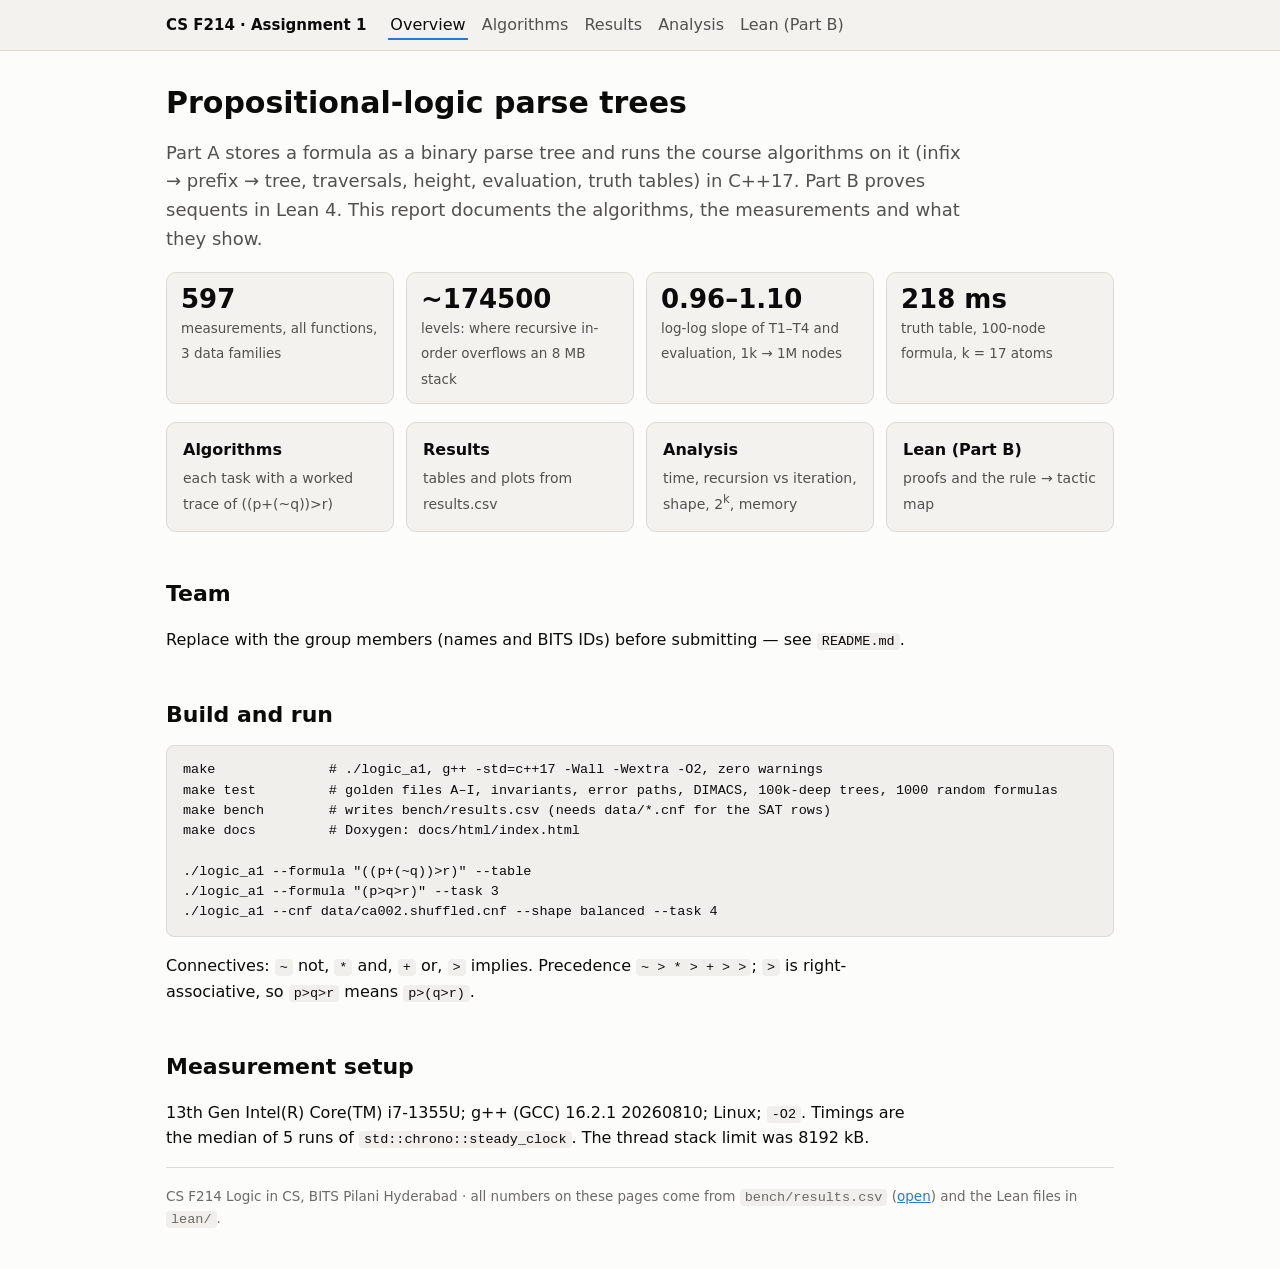
<file: docs/report/index.html>
<!doctype html>
<html lang="en"><head><meta charset="utf-8"><meta name="viewport" content="width=device-width,initial-scale=1">
<title>Overview · CS F214 A1</title><link rel="stylesheet" href="style.css"></head>
<body><header class="site"><div class="wrap"><strong>CS F214 · Assignment 1</strong><nav><a href="index.html" aria-current="page">Overview</a><a href="algorithms.html">Algorithms</a><a href="results.html">Results</a><a href="analysis.html">Analysis</a><a href="lean.html">Lean (Part B)</a></nav></div></header>
<main class="wrap">
<h1>Propositional-logic parse trees</h1>
<p class="lead">Part A stores a formula as a binary parse tree and runs the course algorithms on it (infix → prefix → tree, traversals, height, evaluation, truth tables) in C++17. Part B proves sequents in Lean 4. This report documents the algorithms, the measurements and what they show.</p>
<div class="stats">
<div class="stat"><b>597</b><span>measurements, all functions, 3 data families</span></div>
<div class="stat"><b>~174500</b><span>levels: where recursive in-order overflows an 8 MB stack</span></div>
<div class="stat"><b>0.96–1.10</b><span>log-log slope of T1–T4 and evaluation, 1k → 1M nodes</span></div>
<div class="stat"><b>218 ms</b><span>truth table, 100-node formula, k = 17 atoms</span></div></div>
<div class="cards">
<a class="card" href="algorithms.html"><b>Algorithms</b><span>each task with a worked trace of ((p+(~q))&gt;r)</span></a>
<a class="card" href="results.html"><b>Results</b><span>tables and plots from results.csv</span></a>
<a class="card" href="analysis.html"><b>Analysis</b><span>time, recursion vs iteration, shape, 2<sup>k</sup>, memory</span></a>
<a class="card" href="lean.html"><b>Lean (Part B)</b><span>proofs and the rule → tactic map</span></a></div>
<h2>Team</h2>
<p>Replace with the group members (names and BITS IDs) before submitting — see <code>README.md</code>.</p>
<h2>Build and run</h2>
<pre><code>make              # ./logic_a1, g++ -std=c++17 -Wall -Wextra -O2, zero warnings
make test         # golden files A–I, invariants, error paths, DIMACS, 100k-deep trees, 1000 random formulas
make bench        # writes bench/results.csv (needs data/*.cnf for the SAT rows)
make docs         # Doxygen: docs/html/index.html

./logic_a1 --formula "((p+(~q))>r)" --table
./logic_a1 --formula "(p&gt;q&gt;r)" --task 3
./logic_a1 --cnf data/ca002.shuffled.cnf --shape balanced --task 4</code></pre>
<p>Connectives: <code>~</code> not, <code>*</code> and, <code>+</code> or, <code>&gt;</code> implies. Precedence <code>~ &gt; * &gt; + &gt; &gt;</code>; <code>&gt;</code> is right-associative, so <code>p&gt;q&gt;r</code> means <code>p&gt;(q&gt;r)</code>.</p>
<h2>Measurement setup</h2>
<p>13th Gen Intel(R) Core(TM) i7-1355U; g++ (GCC) 16.2.1 20260810; Linux; <code>-O2</code>. Timings are the median of 5 runs of <code>std::chrono::steady_clock</code>. The thread stack limit was 8192 kB.</p>
</main>
<div class="wrap"><footer>CS F214 Logic in CS, BITS Pilani Hyderabad · all numbers on these pages come from <code>bench/results.csv</code> (<a href="../../bench/results.csv">open</a>) and the Lean files in <code>lean/</code>.</footer></div>
</body></html>
</file>
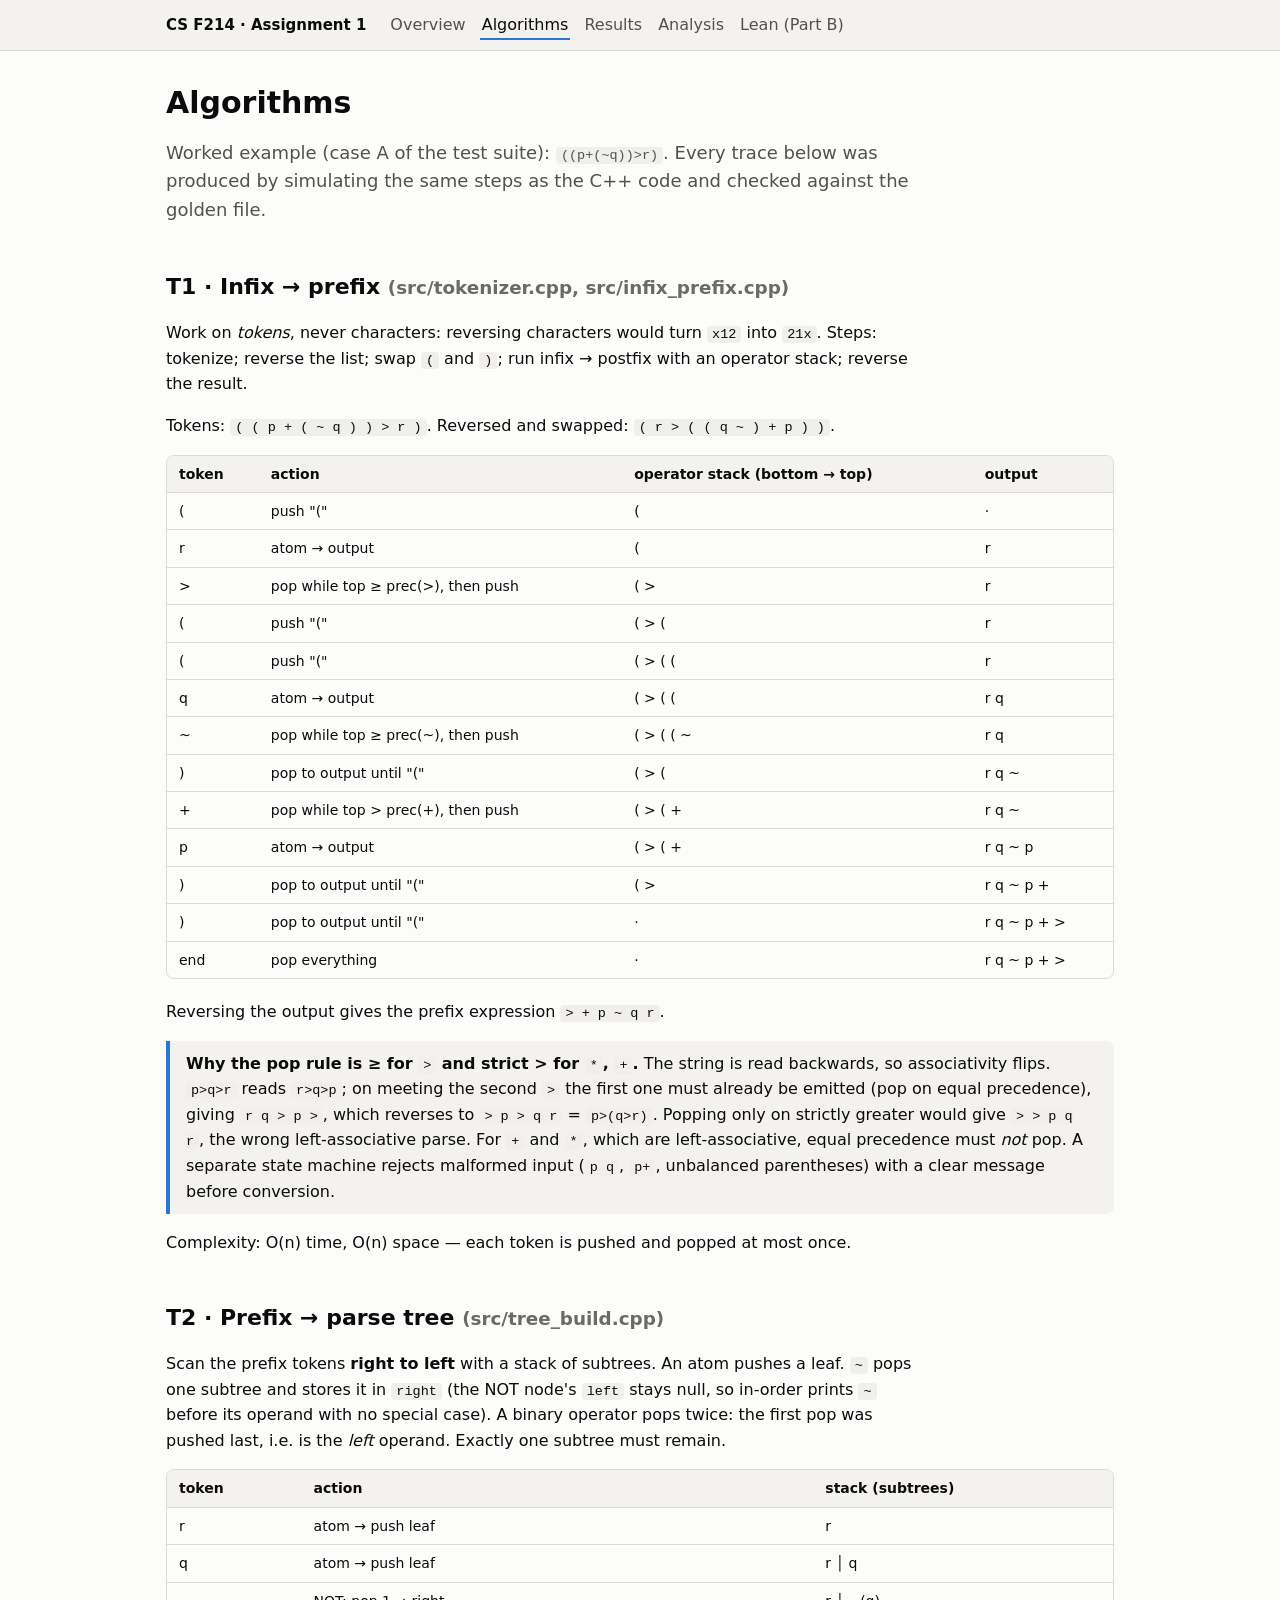
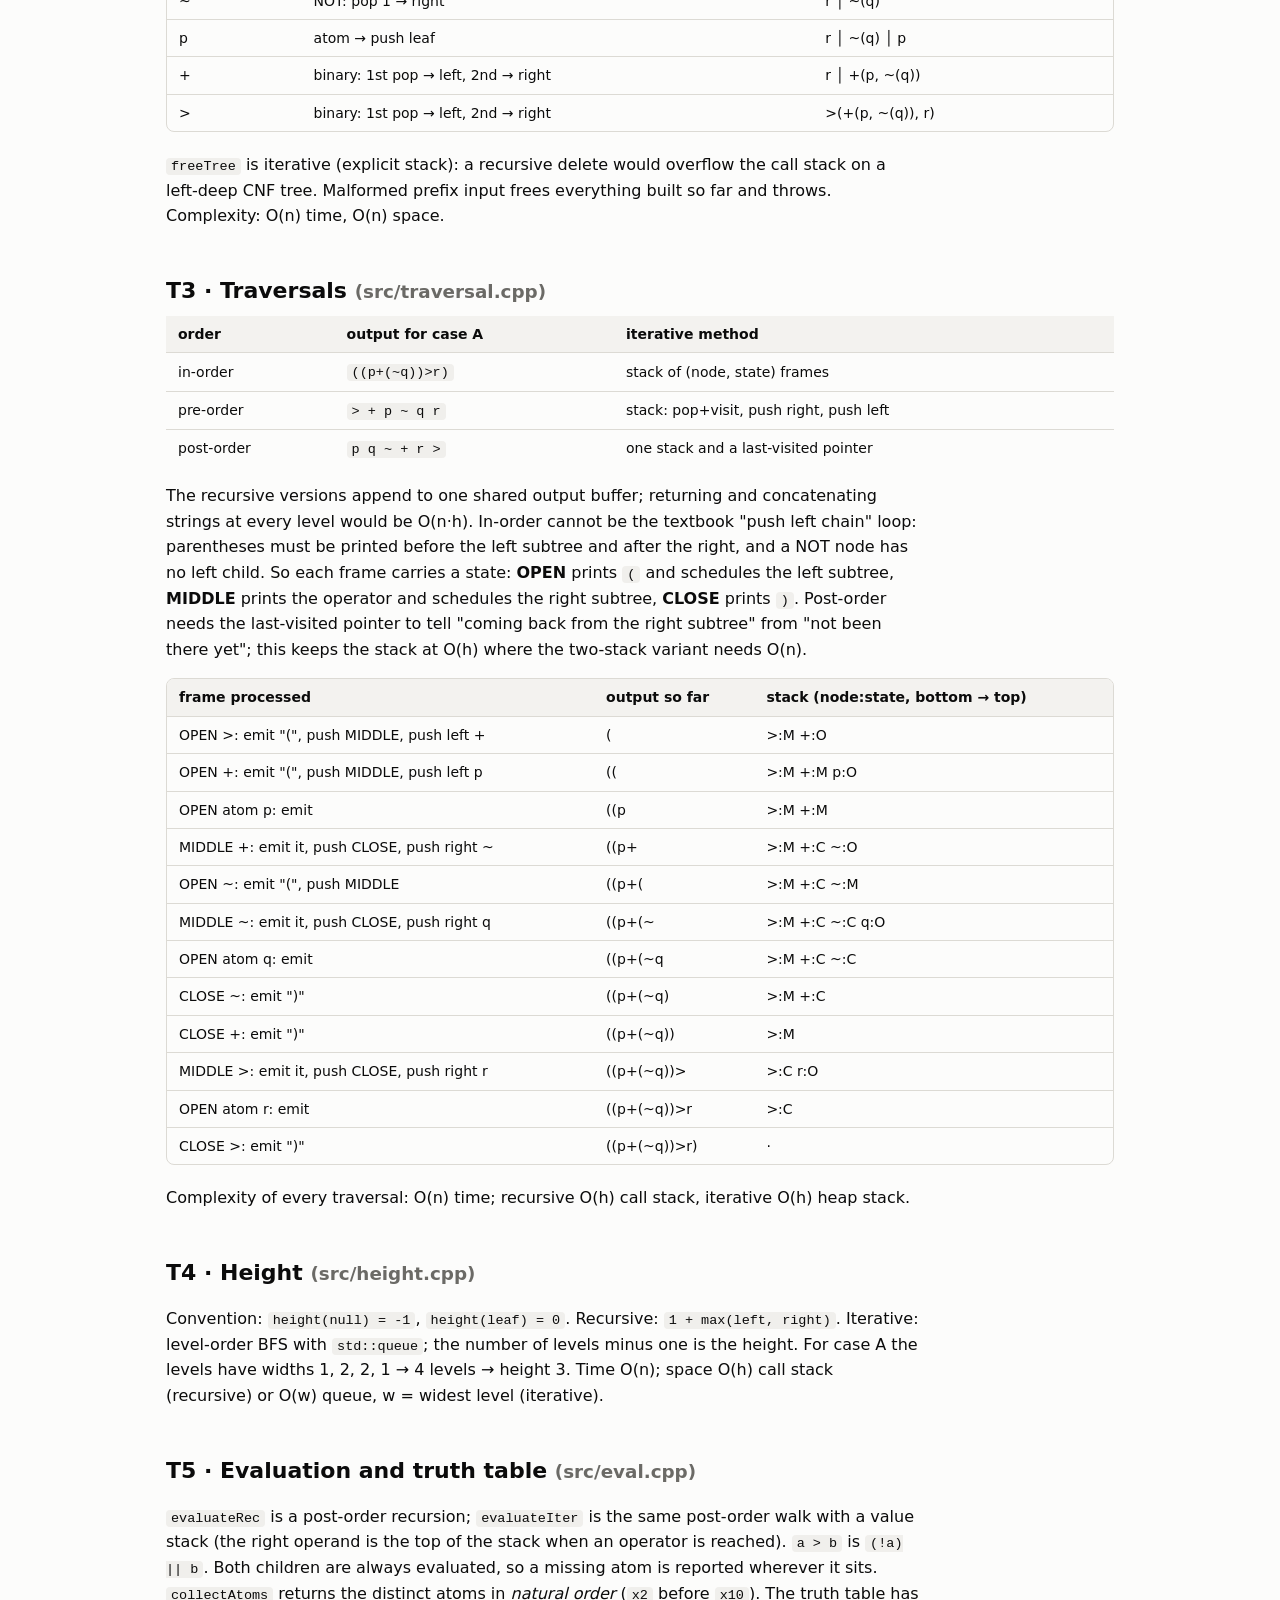
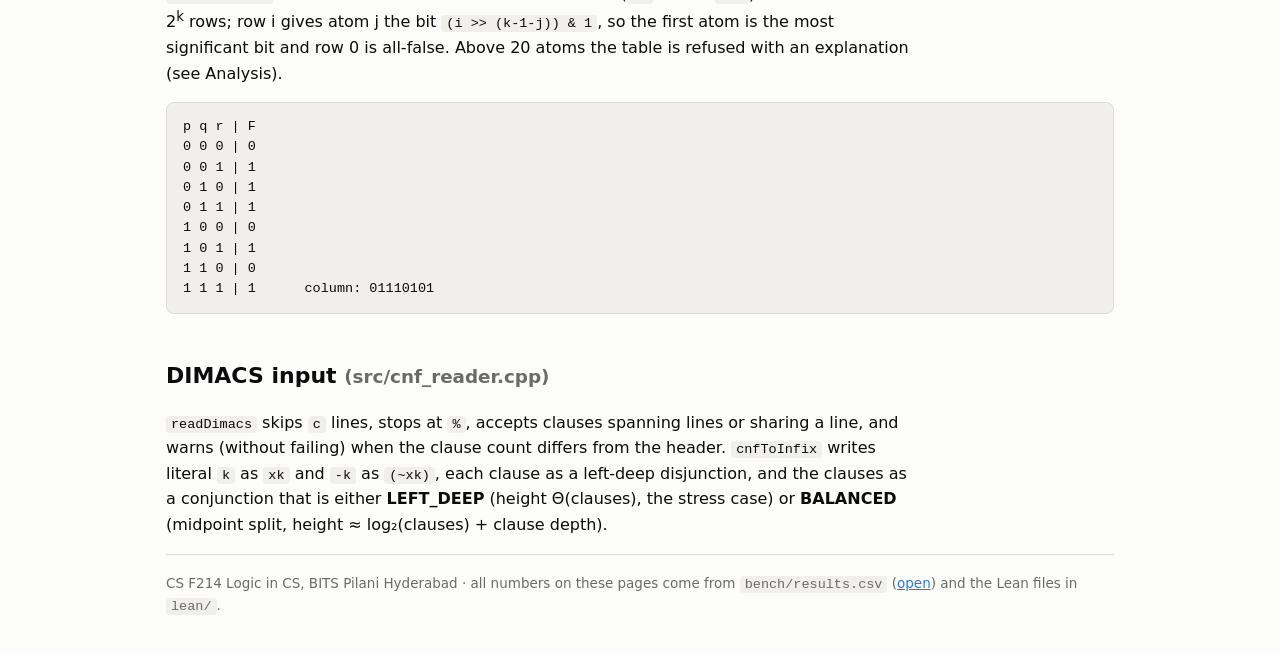
<file: docs/report/algorithms.html>
<!doctype html>
<html lang="en"><head><meta charset="utf-8"><meta name="viewport" content="width=device-width,initial-scale=1">
<title>Algorithms · CS F214 A1</title><link rel="stylesheet" href="style.css"></head>
<body><header class="site"><div class="wrap"><strong>CS F214 · Assignment 1</strong><nav><a href="index.html">Overview</a><a href="algorithms.html" aria-current="page">Algorithms</a><a href="results.html">Results</a><a href="analysis.html">Analysis</a><a href="lean.html">Lean (Part B)</a></nav></div></header>
<main class="wrap">
<h1>Algorithms</h1>
<p class="lead">Worked example (case A of the test suite): <code>((p+(~q))&gt;r)</code>. Every trace below was produced by simulating the same steps as the C++ code and checked against the golden file.</p>

<h2>T1 · Infix → prefix <small class="muted">(src/tokenizer.cpp, src/infix_prefix.cpp)</small></h2>
<p>Work on <em>tokens</em>, never characters: reversing characters would turn <code>x12</code> into <code>21x</code>. Steps: tokenize; reverse the list; swap <code>(</code> and <code>)</code>; run infix → postfix with an operator stack; reverse the result.</p>
<p>Tokens: <code>( ( p + ( ~ q ) ) > r )</code>. Reversed and swapped: <code>( r > ( ( q ~ ) + p ) )</code>.</p>
<div class="tablewrap"><table class="left"><thead><tr><th scope="col">token</th><th scope="col">action</th><th scope="col">operator stack (bottom → top)</th><th scope="col">output</th></tr></thead><tbody><tr><td>(</td><td>push &quot;(&quot;</td><td>(</td><td>·</td></tr><tr><td>r</td><td>atom → output</td><td>(</td><td>r</td></tr><tr><td>&gt;</td><td>pop while top ≥ prec(&gt;), then push</td><td>( &gt;</td><td>r</td></tr><tr><td>(</td><td>push &quot;(&quot;</td><td>( &gt; (</td><td>r</td></tr><tr><td>(</td><td>push &quot;(&quot;</td><td>( &gt; ( (</td><td>r</td></tr><tr><td>q</td><td>atom → output</td><td>( &gt; ( (</td><td>r q</td></tr><tr><td>~</td><td>pop while top ≥ prec(~), then push</td><td>( &gt; ( ( ~</td><td>r q</td></tr><tr><td>)</td><td>pop to output until &quot;(&quot;</td><td>( &gt; (</td><td>r q ~</td></tr><tr><td>+</td><td>pop while top &gt; prec(+), then push</td><td>( &gt; ( +</td><td>r q ~</td></tr><tr><td>p</td><td>atom → output</td><td>( &gt; ( +</td><td>r q ~ p</td></tr><tr><td>)</td><td>pop to output until &quot;(&quot;</td><td>( &gt;</td><td>r q ~ p +</td></tr><tr><td>)</td><td>pop to output until &quot;(&quot;</td><td>·</td><td>r q ~ p + &gt;</td></tr><tr><td>end</td><td>pop everything</td><td>·</td><td>r q ~ p + &gt;</td></tr></tbody></table></div>
<p>Reversing the output gives the prefix expression <code>> + p ~ q r</code>.</p>
<div class="callout"><b>Why the pop rule is ≥ for <code>&gt;</code> and strict &gt; for <code>*</code>, <code>+</code>.</b> The string is read backwards, so associativity flips. <code>p&gt;q&gt;r</code> reads <code>r&gt;q&gt;p</code>; on meeting the second <code>&gt;</code> the first one must already be emitted (pop on equal precedence), giving <code>r q &gt; p &gt;</code>, which reverses to <code>&gt; p &gt; q r</code> = <code>p&gt;(q&gt;r)</code>. Popping only on strictly greater would give <code>&gt; &gt; p q r</code>, the wrong left-associative parse. For <code>+</code> and <code>*</code>, which are left-associative, equal precedence must <em>not</em> pop. A separate state machine rejects malformed input (<code>p q</code>, <code>p+</code>, unbalanced parentheses) with a clear message before conversion.</div>
<p>Complexity: O(n) time, O(n) space — each token is pushed and popped at most once.</p>

<h2>T2 · Prefix → parse tree <small class="muted">(src/tree_build.cpp)</small></h2>
<p>Scan the prefix tokens <strong>right to left</strong> with a stack of subtrees. An atom pushes a leaf. <code>~</code> pops one subtree and stores it in <code>right</code> (the NOT node's <code>left</code> stays null, so in-order prints <code>~</code> before its operand with no special case). A binary operator pops twice: the first pop was pushed last, i.e. is the <em>left</em> operand. Exactly one subtree must remain.</p>
<div class="tablewrap"><table class="left"><thead><tr><th scope="col">token</th><th scope="col">action</th><th scope="col">stack (subtrees)</th></tr></thead><tbody><tr><td>r</td><td>atom → push leaf</td><td>r</td></tr><tr><td>q</td><td>atom → push leaf</td><td>r │ q</td></tr><tr><td>~</td><td>NOT: pop 1 → right</td><td>r │ ~(q)</td></tr><tr><td>p</td><td>atom → push leaf</td><td>r │ ~(q) │ p</td></tr><tr><td>+</td><td>binary: 1st pop → left, 2nd → right</td><td>r │ +(p, ~(q))</td></tr><tr><td>&gt;</td><td>binary: 1st pop → left, 2nd → right</td><td>&gt;(+(p, ~(q)), r)</td></tr></tbody></table></div>
<p><code>freeTree</code> is iterative (explicit stack): a recursive delete would overflow the call stack on a left-deep CNF tree. Malformed prefix input frees everything built so far and throws. Complexity: O(n) time, O(n) space.</p>

<h2>T3 · Traversals <small class="muted">(src/traversal.cpp)</small></h2>
<table class="left"><thead><tr><th>order</th><th>output for case A</th><th>iterative method</th></tr></thead><tbody>
<tr><td>in-order</td><td><code>((p+(~q))&gt;r)</code></td><td>stack of (node, state) frames</td></tr>
<tr><td>pre-order</td><td><code>&gt; + p ~ q r</code></td><td>stack: pop+visit, push right, push left</td></tr>
<tr><td>post-order</td><td><code>p q ~ + r &gt;</code></td><td>one stack and a last-visited pointer</td></tr></tbody></table>
<p>The recursive versions append to one shared output buffer; returning and concatenating strings at every level would be O(n·h). In-order cannot be the textbook "push left chain" loop: parentheses must be printed before the left subtree and after the right, and a NOT node has no left child. So each frame carries a state: <strong>OPEN</strong> prints <code>(</code> and schedules the left subtree, <strong>MIDDLE</strong> prints the operator and schedules the right subtree, <strong>CLOSE</strong> prints <code>)</code>. Post-order needs the last-visited pointer to tell "coming back from the right subtree" from "not been there yet"; this keeps the stack at O(h) where the two-stack variant needs O(n).</p>
<div class="tablewrap"><table class="left"><thead><tr><th scope="col">frame processed</th><th scope="col">output so far</th><th scope="col">stack (node:state, bottom → top)</th></tr></thead><tbody><tr><td>OPEN &gt;: emit &quot;(&quot;, push MIDDLE, push left +</td><td>(</td><td>&gt;:M +:O</td></tr><tr><td>OPEN +: emit &quot;(&quot;, push MIDDLE, push left p</td><td>((</td><td>&gt;:M +:M p:O</td></tr><tr><td>OPEN atom p: emit</td><td>((p</td><td>&gt;:M +:M</td></tr><tr><td>MIDDLE +: emit it, push CLOSE, push right ~</td><td>((p+</td><td>&gt;:M +:C ~:O</td></tr><tr><td>OPEN ~: emit &quot;(&quot;, push MIDDLE</td><td>((p+(</td><td>&gt;:M +:C ~:M</td></tr><tr><td>MIDDLE ~: emit it, push CLOSE, push right q</td><td>((p+(~</td><td>&gt;:M +:C ~:C q:O</td></tr><tr><td>OPEN atom q: emit</td><td>((p+(~q</td><td>&gt;:M +:C ~:C</td></tr><tr><td>CLOSE ~: emit &quot;)&quot;</td><td>((p+(~q)</td><td>&gt;:M +:C</td></tr><tr><td>CLOSE +: emit &quot;)&quot;</td><td>((p+(~q))</td><td>&gt;:M</td></tr><tr><td>MIDDLE &gt;: emit it, push CLOSE, push right r</td><td>((p+(~q))&gt;</td><td>&gt;:C r:O</td></tr><tr><td>OPEN atom r: emit</td><td>((p+(~q))&gt;r</td><td>&gt;:C</td></tr><tr><td>CLOSE &gt;: emit &quot;)&quot;</td><td>((p+(~q))&gt;r)</td><td>·</td></tr></tbody></table></div>
<p>Complexity of every traversal: O(n) time; recursive O(h) call stack, iterative O(h) heap stack.</p>

<h2>T4 · Height <small class="muted">(src/height.cpp)</small></h2>
<p>Convention: <code>height(null) = -1</code>, <code>height(leaf) = 0</code>. Recursive: <code>1 + max(left, right)</code>. Iterative: level-order BFS with <code>std::queue</code>; the number of levels minus one is the height. For case A the levels have widths 1, 2, 2, 1 → 4 levels → height 3. Time O(n); space O(h) call stack (recursive) or O(w) queue, w = widest level (iterative).</p>

<h2>T5 · Evaluation and truth table <small class="muted">(src/eval.cpp)</small></h2>
<p><code>evaluateRec</code> is a post-order recursion; <code>evaluateIter</code> is the same post-order walk with a value stack (the right operand is the top of the stack when an operator is reached). <code>a &gt; b</code> is <code>(!a) || b</code>. Both children are always evaluated, so a missing atom is reported wherever it sits. <code>collectAtoms</code> returns the distinct atoms in <em>natural order</em> (<code>x2</code> before <code>x10</code>). The truth table has 2<sup>k</sup> rows; row i gives atom j the bit <code>(i &gt;&gt; (k-1-j)) &amp; 1</code>, so the first atom is the most significant bit and row 0 is all-false. Above 20 atoms the table is refused with an explanation (see Analysis).</p>
<pre><code>p q r | F
0 0 0 | 0
0 0 1 | 1
0 1 0 | 1
0 1 1 | 1
1 0 0 | 0
1 0 1 | 1
1 1 0 | 0
1 1 1 | 1      column: 01110101</code></pre>

<h2>DIMACS input <small class="muted">(src/cnf_reader.cpp)</small></h2>
<p><code>readDimacs</code> skips <code>c</code> lines, stops at <code>%</code>, accepts clauses spanning lines or sharing a line, and warns (without failing) when the clause count differs from the header. <code>cnfToInfix</code> writes literal <code>k</code> as <code>xk</code> and <code>-k</code> as <code>(~xk)</code>, each clause as a left-deep disjunction, and the clauses as a conjunction that is either <strong>LEFT_DEEP</strong> (height Θ(clauses), the stress case) or <strong>BALANCED</strong> (midpoint split, height ≈ log₂(clauses) + clause depth).</p>
</main>
<div class="wrap"><footer>CS F214 Logic in CS, BITS Pilani Hyderabad · all numbers on these pages come from <code>bench/results.csv</code> (<a href="../../bench/results.csv">open</a>) and the Lean files in <code>lean/</code>.</footer></div>
</body></html>
</file>
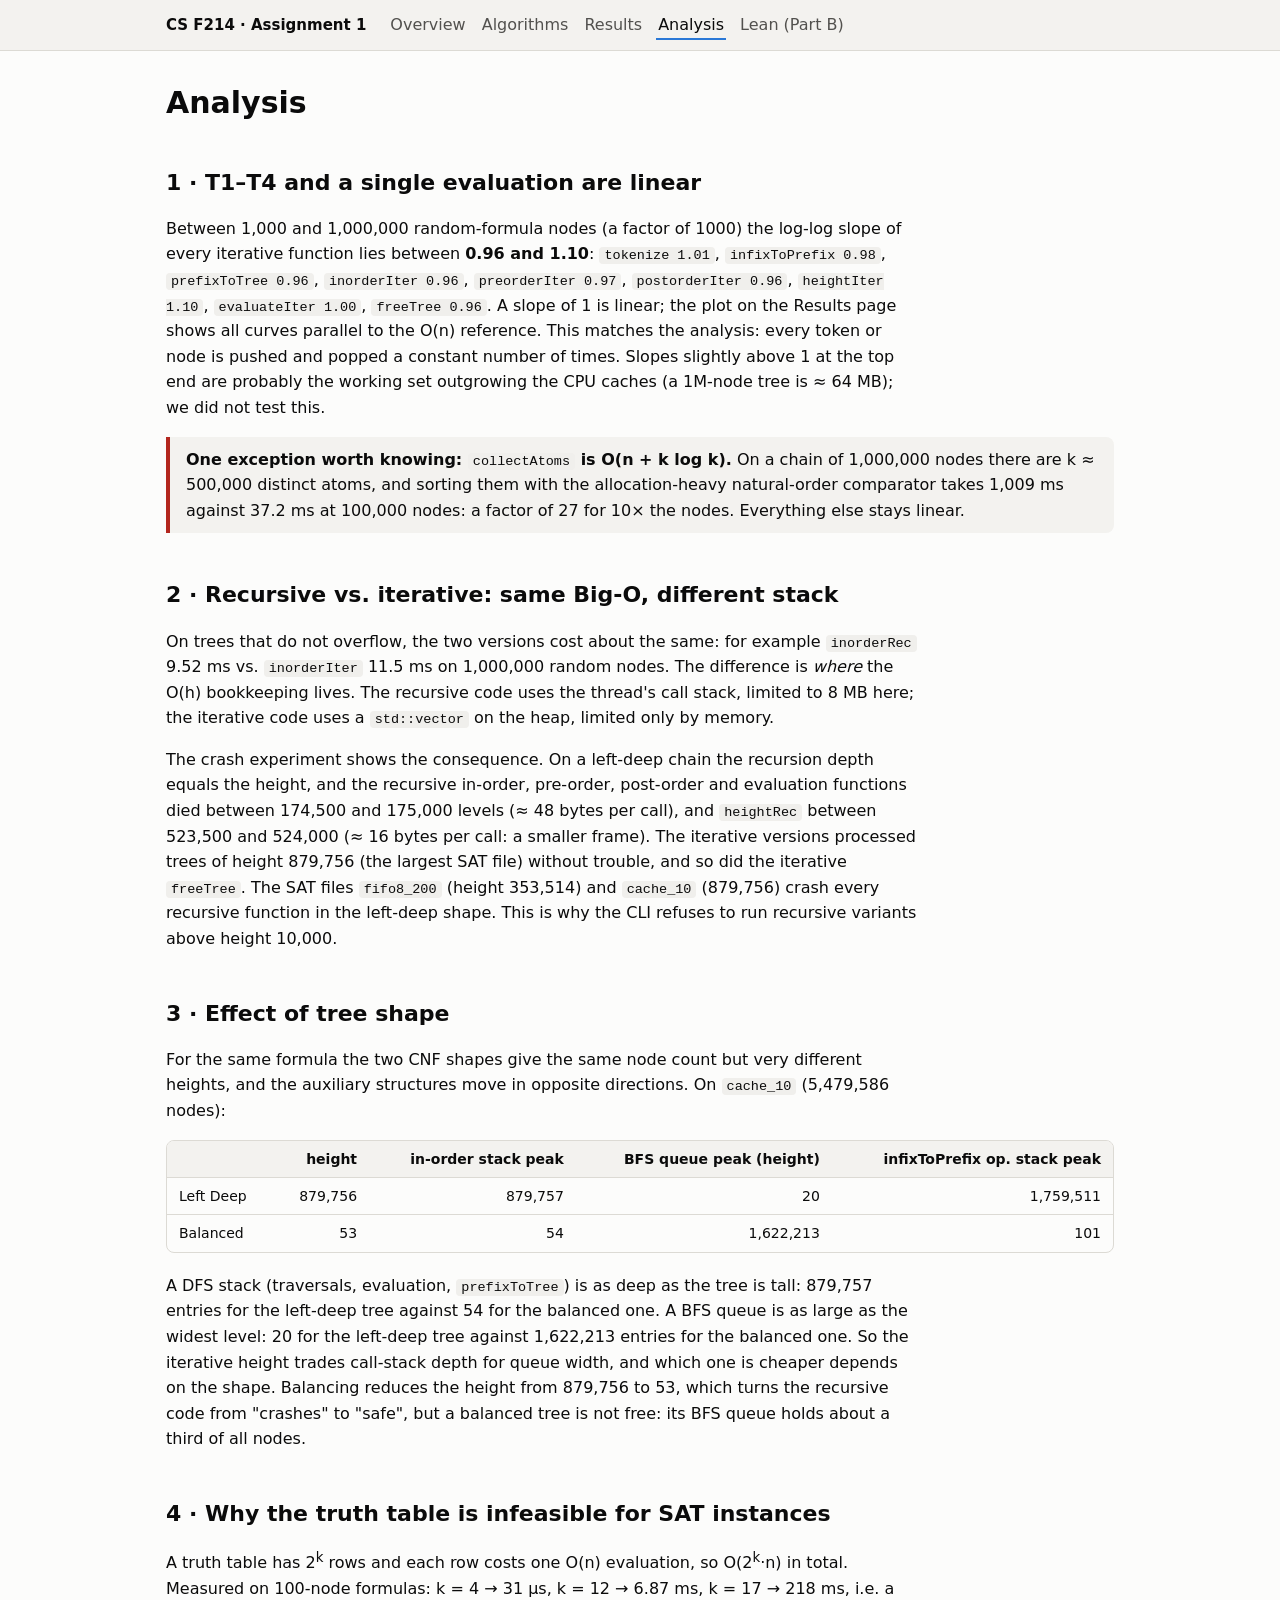
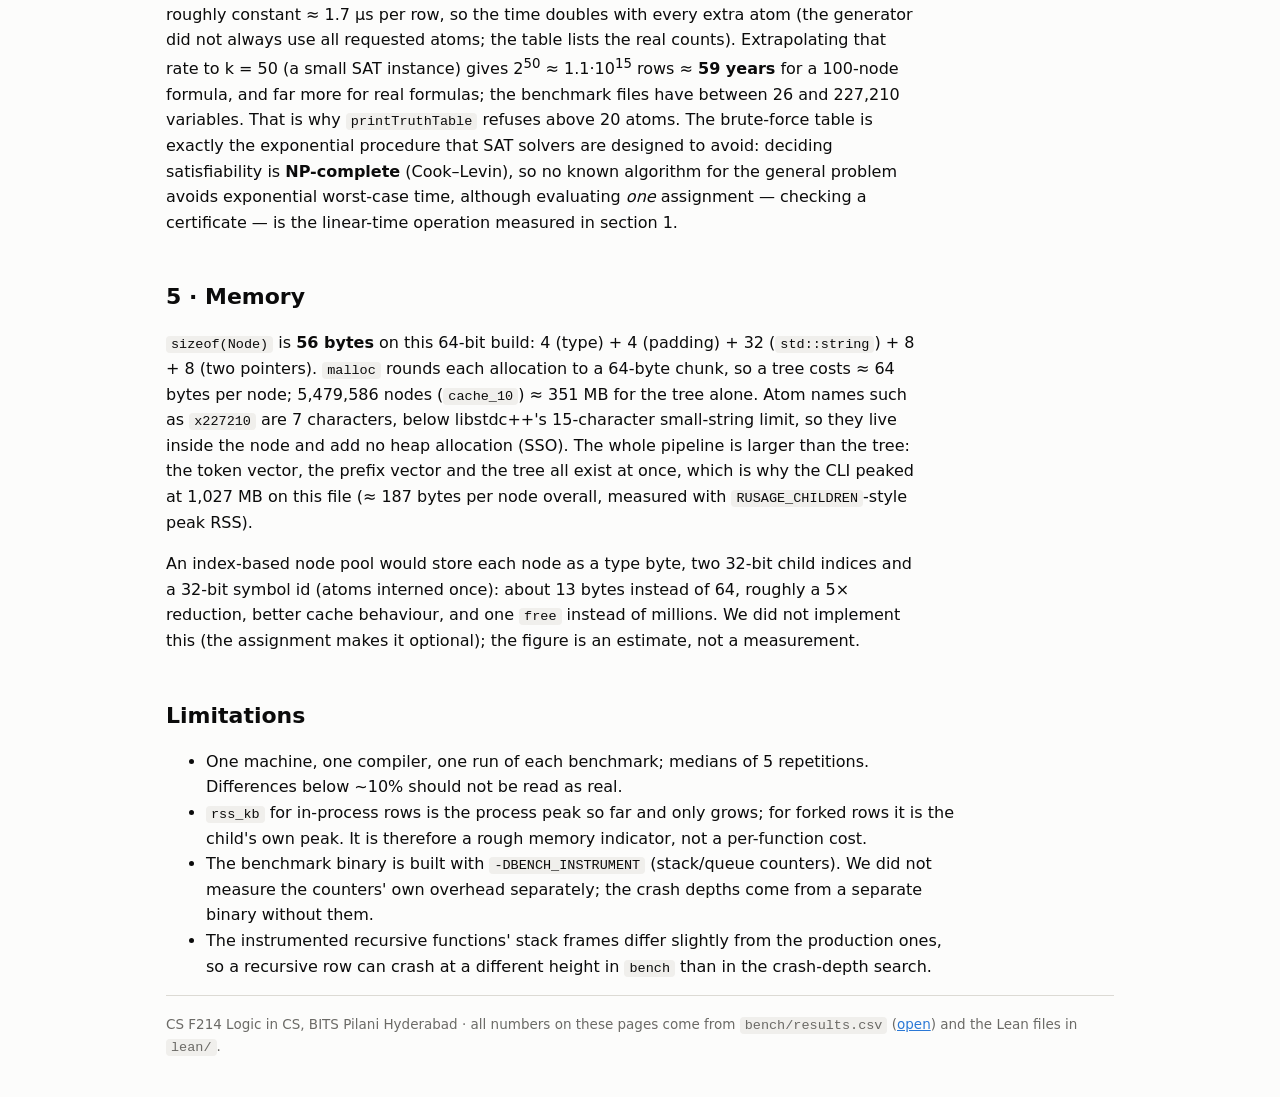
<file: docs/report/analysis.html>
<!doctype html>
<html lang="en"><head><meta charset="utf-8"><meta name="viewport" content="width=device-width,initial-scale=1">
<title>Analysis · CS F214 A1</title><link rel="stylesheet" href="style.css"></head>
<body><header class="site"><div class="wrap"><strong>CS F214 · Assignment 1</strong><nav><a href="index.html">Overview</a><a href="algorithms.html">Algorithms</a><a href="results.html">Results</a><a href="analysis.html" aria-current="page">Analysis</a><a href="lean.html">Lean (Part B)</a></nav></div></header>
<main class="wrap">
<h1>Analysis</h1>

<h2>1 · T1–T4 and a single evaluation are linear</h2>
<p>Between 1,000 and 1,000,000 random-formula nodes (a factor of 1000) the log-log slope of every iterative function lies between <strong>0.96 and 1.10</strong>: <code>tokenize 1.01</code>, <code>infixToPrefix 0.98</code>, <code>prefixToTree 0.96</code>, <code>inorderIter 0.96</code>, <code>preorderIter 0.97</code>, <code>postorderIter 0.96</code>, <code>heightIter 1.10</code>, <code>evaluateIter 1.00</code>, <code>freeTree 0.96</code>. A slope of 1 is linear; the plot on the Results page shows all curves parallel to the O(n) reference. This matches the analysis: every token or node is pushed and popped a constant number of times. Slopes slightly above 1 at the top end are probably the working set outgrowing the CPU caches (a 1M-node tree is ≈ 64 MB); we did not test this.</p>
<div class="callout warn"><b>One exception worth knowing: <code>collectAtoms</code> is O(n + k log k).</b> On a chain of 1,000,000 nodes there are k ≈ 500,000 distinct atoms, and sorting them with the allocation-heavy natural-order comparator takes 1,009 ms against 37.2 ms at 100,000 nodes: a factor of 27 for 10× the nodes. Everything else stays linear.</div>

<h2>2 · Recursive vs. iterative: same Big-O, different stack</h2>
<p>On trees that do not overflow, the two versions cost about the same: for example <code>inorderRec</code> 9.52 ms vs. <code>inorderIter</code> 11.5 ms on 1,000,000 random nodes. The difference is <em>where</em> the O(h) bookkeeping lives. The recursive code uses the thread's call stack, limited to 8 MB here; the iterative code uses a <code>std::vector</code> on the heap, limited only by memory.</p>
<p>The crash experiment shows the consequence. On a left-deep chain the recursion depth equals the height, and the recursive in-order, pre-order, post-order and evaluation functions died between 174,500 and 175,000 levels (≈ 48 bytes per call), and <code>heightRec</code> between 523,500 and 524,000 (≈ 16 bytes per call: a smaller frame). The iterative versions processed trees of height 879,756 (the largest SAT file) without trouble, and so did the iterative <code>freeTree</code>. The SAT files <code>fifo8_200</code> (height 353,514) and <code>cache_10</code> (879,756) crash every recursive function in the left-deep shape. This is why the CLI refuses to run recursive variants above height 10,000.</p>

<h2>3 · Effect of tree shape</h2>
<p>For the same formula the two CNF shapes give the same node count but very different heights, and the auxiliary structures move in opposite directions. On <code>cache_10</code> (5,479,586 nodes):</p>
<div class="tablewrap"><table class=""><thead><tr><th scope="col"></th><th scope="col">height</th><th scope="col">in-order stack peak</th><th scope="col">BFS queue peak (height)</th><th scope="col">infixToPrefix op. stack peak</th></tr></thead><tbody><tr><td>Left Deep</td><td>879,756</td><td>879,757</td><td>20</td><td>1,759,511</td></tr><tr><td>Balanced</td><td>53</td><td>54</td><td>1,622,213</td><td>101</td></tr></tbody></table></div>
<p>A DFS stack (traversals, evaluation, <code>prefixToTree</code>) is as deep as the tree is tall: 879,757 entries for the left-deep tree against 54 for the balanced one. A BFS queue is as large as the widest level: 20 for the left-deep tree against 1,622,213 entries for the balanced one. So the iterative height trades call-stack depth for queue width, and which one is cheaper depends on the shape. Balancing reduces the height from 879,756 to 53, which turns the recursive code from "crashes" to "safe", but a balanced tree is not free: its BFS queue holds about a third of all nodes.</p>

<h2>4 · Why the truth table is infeasible for SAT instances</h2>
<p>A truth table has 2<sup>k</sup> rows and each row costs one O(n) evaluation, so O(2<sup>k</sup>·n) in total. Measured on 100-node formulas: k = 4 → 31 µs, k = 12 → 6.87 ms, k = 17 → 218 ms, i.e. a roughly constant ≈ 1.7 µs per row, so the time doubles with every extra atom (the generator did not always use all requested atoms; the table lists the real counts). Extrapolating that rate to k = 50 (a small SAT instance) gives 2<sup>50</sup> ≈ 1.1·10<sup>15</sup> rows ≈ <strong>59 years</strong> for a 100-node formula, and far more for real formulas; the benchmark files have between 26 and 227,210 variables. That is why <code>printTruthTable</code> refuses above 20 atoms. The brute-force table is exactly the exponential procedure that SAT solvers are designed to avoid: deciding satisfiability is <strong>NP-complete</strong> (Cook–Levin), so no known algorithm for the general problem avoids exponential worst-case time, although evaluating <em>one</em> assignment — checking a certificate — is the linear-time operation measured in section 1.</p>

<h2>5 · Memory</h2>
<p><code>sizeof(Node)</code> is <strong>56 bytes</strong> on this 64-bit build: 4 (type) + 4 (padding) + 32 (<code>std::string</code>) + 8 + 8 (two pointers). <code>malloc</code> rounds each allocation to a 64-byte chunk, so a tree costs ≈ 64 bytes per node; 5,479,586 nodes (<code>cache_10</code>) ≈ 351 MB for the tree alone. Atom names such as <code>x227210</code> are 7 characters, below libstdc++'s 15-character small-string limit, so they live inside the node and add no heap allocation (SSO). The whole pipeline is larger than the tree: the token vector, the prefix vector and the tree all exist at once, which is why the CLI peaked at 1,027 MB on this file (≈ 187 bytes per node overall, measured with <code>RUSAGE_CHILDREN</code>-style peak RSS).</p>
<p>An index-based node pool would store each node as a type byte, two 32-bit child indices and a 32-bit symbol id (atoms interned once): about 13 bytes instead of 64, roughly a 5× reduction, better cache behaviour, and one <code>free</code> instead of millions. We did not implement this (the assignment makes it optional); the figure is an estimate, not a measurement.</p>

<h2>Limitations</h2>
<ul>
<li>One machine, one compiler, one run of each benchmark; medians of 5 repetitions. Differences below ~10% should not be read as real.</li>
<li><code>rss_kb</code> for in-process rows is the process peak so far and only grows; for forked rows it is the child's own peak. It is therefore a rough memory indicator, not a per-function cost.</li>
<li>The benchmark binary is built with <code>-DBENCH_INSTRUMENT</code> (stack/queue counters). We did not measure the counters' own overhead separately; the crash depths come from a separate binary without them.</li>
<li>The instrumented recursive functions' stack frames differ slightly from the production ones, so a recursive row can crash at a different height in <code>bench</code> than in the crash-depth search.</li>
</ul>
</main>
<div class="wrap"><footer>CS F214 Logic in CS, BITS Pilani Hyderabad · all numbers on these pages come from <code>bench/results.csv</code> (<a href="../../bench/results.csv">open</a>) and the Lean files in <code>lean/</code>.</footer></div>
</body></html>
</file>
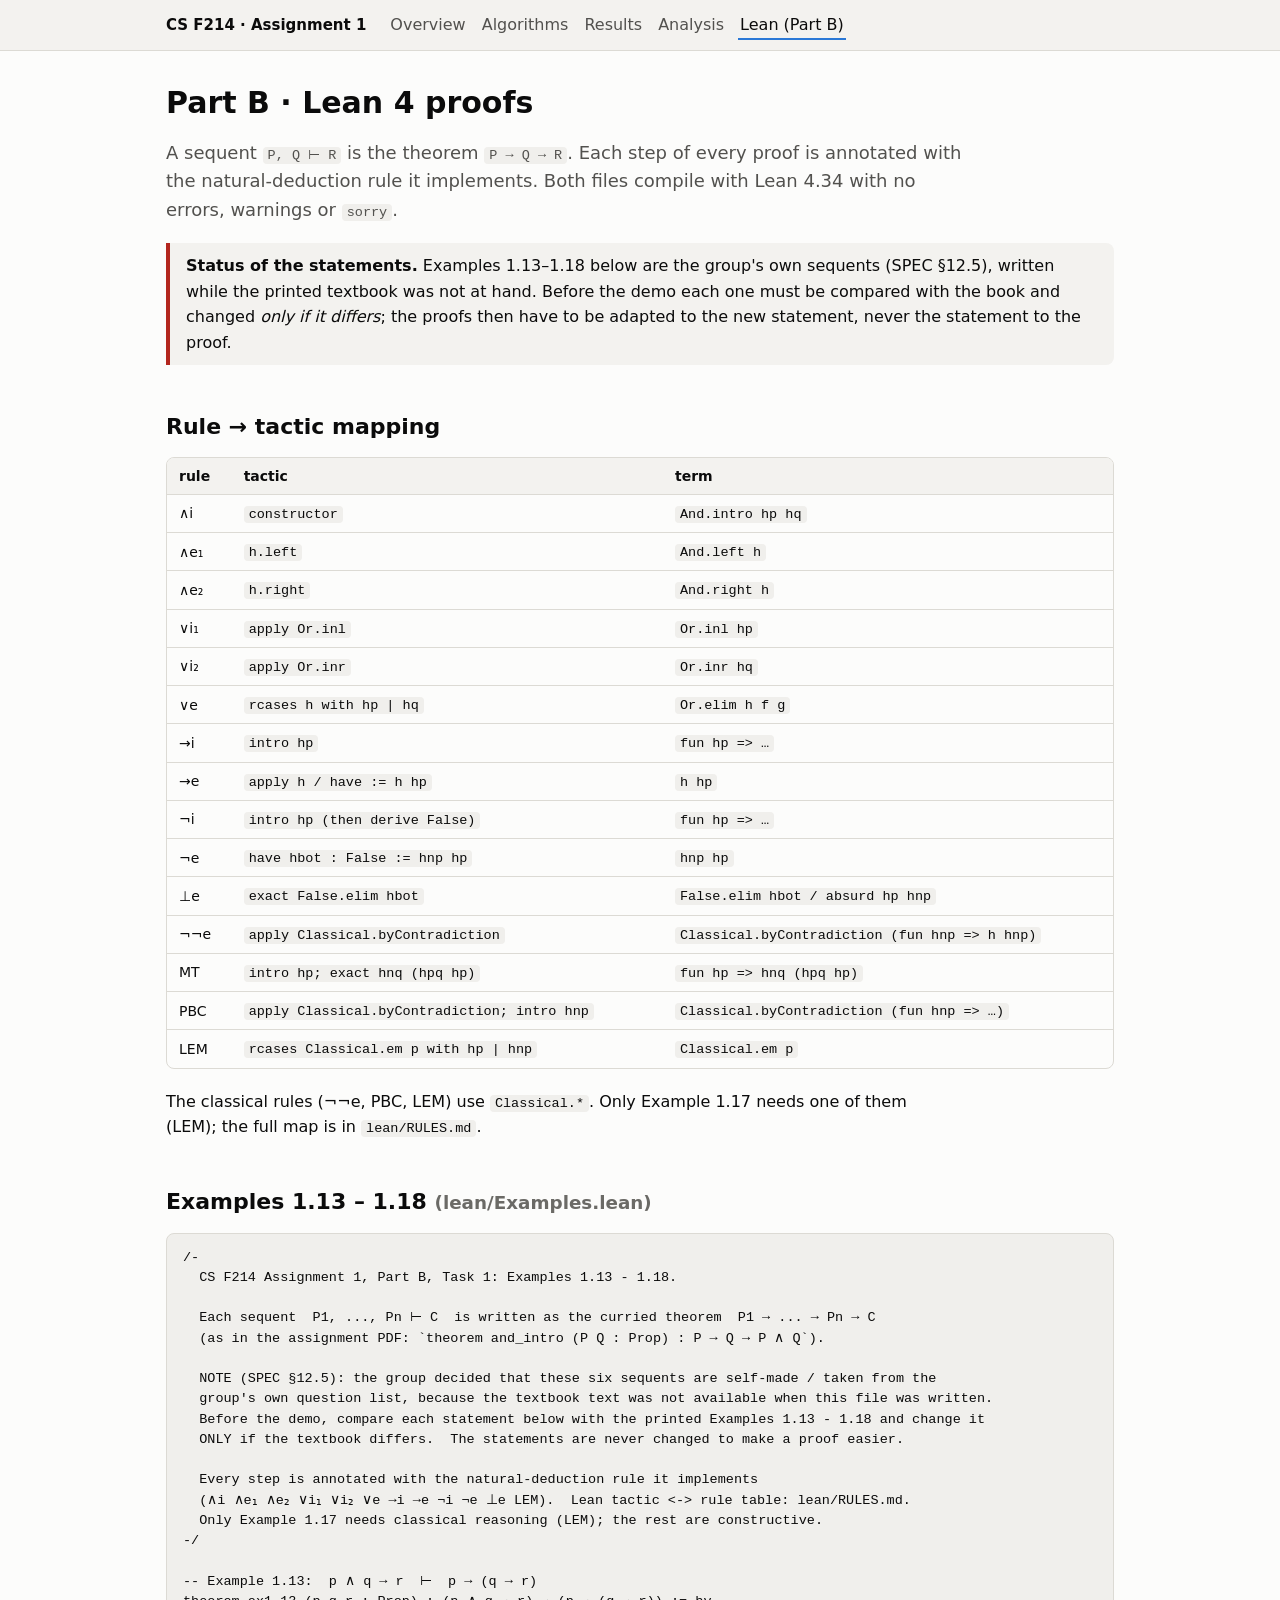
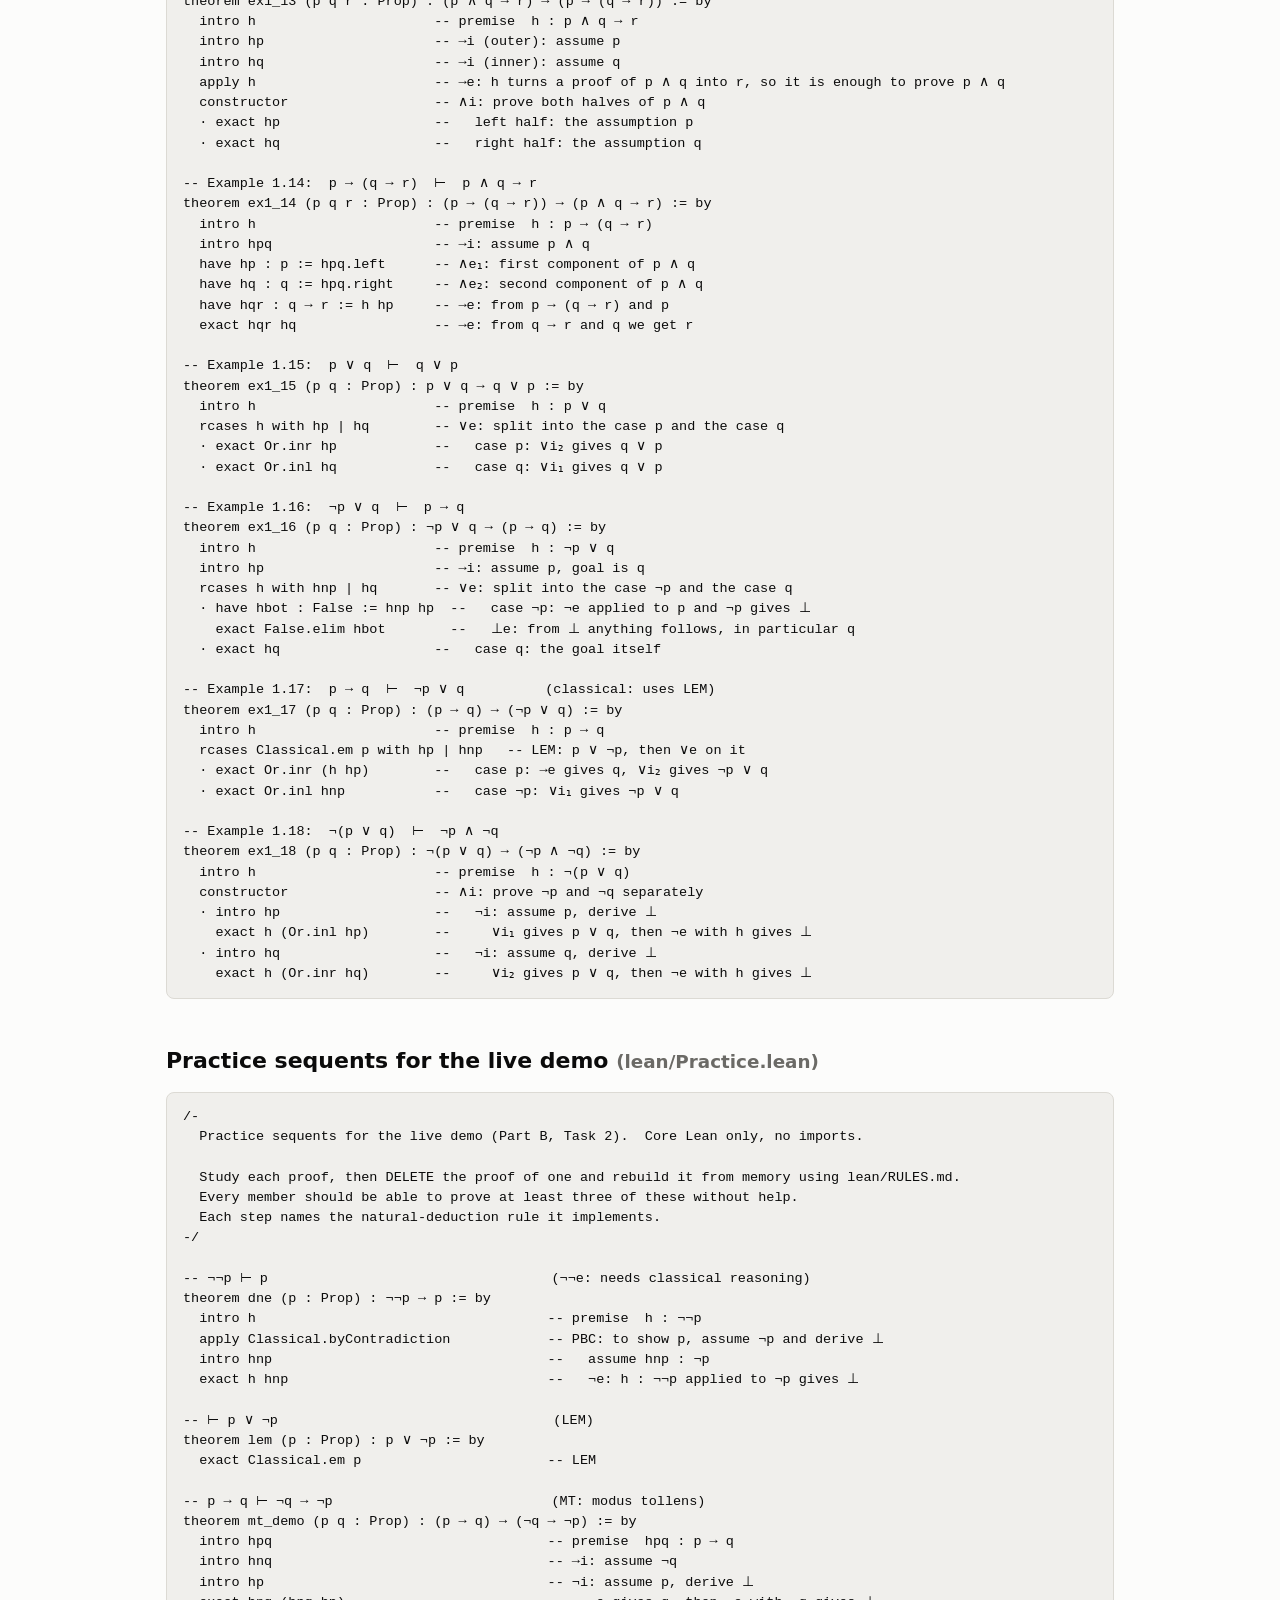
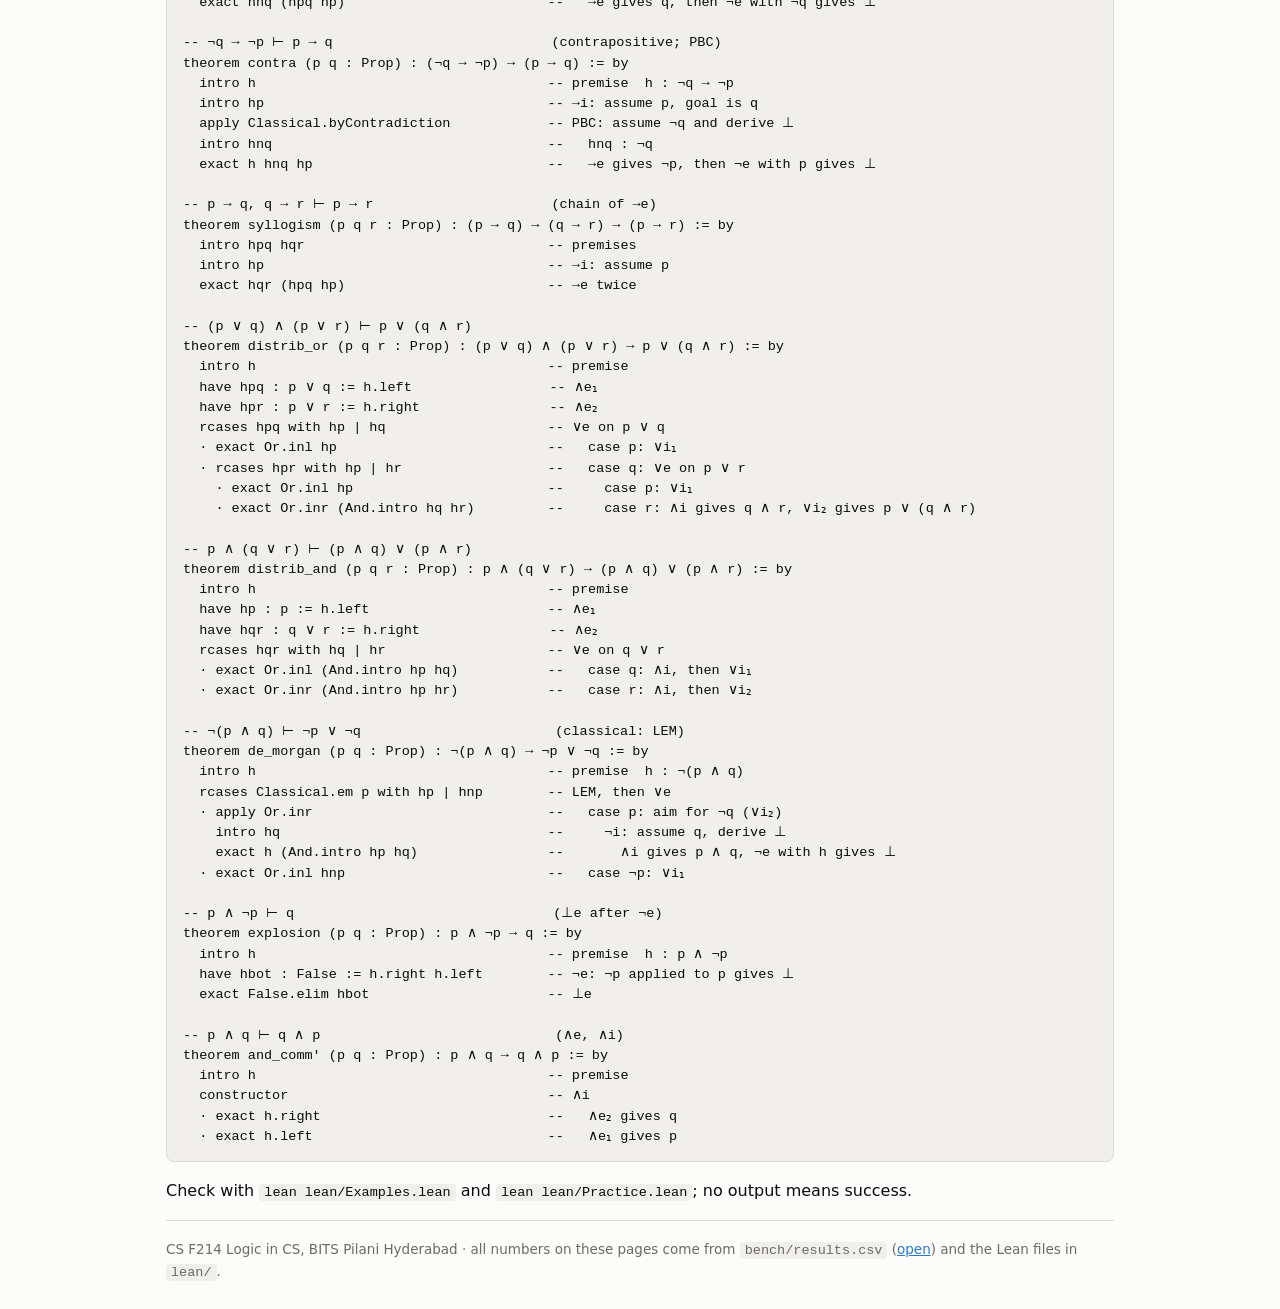
<file: docs/report/lean.html>
<!doctype html>
<html lang="en"><head><meta charset="utf-8"><meta name="viewport" content="width=device-width,initial-scale=1">
<title>Lean (Part B) · CS F214 A1</title><link rel="stylesheet" href="style.css"></head>
<body><header class="site"><div class="wrap"><strong>CS F214 · Assignment 1</strong><nav><a href="index.html">Overview</a><a href="algorithms.html">Algorithms</a><a href="results.html">Results</a><a href="analysis.html">Analysis</a><a href="lean.html" aria-current="page">Lean (Part B)</a></nav></div></header>
<main class="wrap">
<h1>Part B · Lean 4 proofs</h1>
<p class="lead">A sequent <code>P, Q ⊢ R</code> is the theorem <code>P → Q → R</code>. Each step of every proof is annotated with the natural-deduction rule it implements. Both files compile with Lean 4.34 with no errors, warnings or <code>sorry</code>.</p>
<div class="callout warn"><b>Status of the statements.</b> Examples 1.13–1.18 below are the group's own sequents (SPEC §12.5), written while the printed textbook was not at hand. Before the demo each one must be compared with the book and changed <em>only if it differs</em>; the proofs then have to be adapted to the new statement, never the statement to the proof.</div>
<h2>Rule → tactic mapping</h2>
<div class="tablewrap"><table class="left"><thead><tr><th scope="col">rule</th><th scope="col">tactic</th><th scope="col">term</th></tr></thead><tbody><tr><td>∧i</td><td><code>constructor</code></td><td><code>And.intro hp hq</code></td></tr><tr><td>∧e₁</td><td><code>h.left</code></td><td><code>And.left h</code></td></tr><tr><td>∧e₂</td><td><code>h.right</code></td><td><code>And.right h</code></td></tr><tr><td>∨i₁</td><td><code>apply Or.inl</code></td><td><code>Or.inl hp</code></td></tr><tr><td>∨i₂</td><td><code>apply Or.inr</code></td><td><code>Or.inr hq</code></td></tr><tr><td>∨e</td><td><code>rcases h with hp | hq</code></td><td><code>Or.elim h f g</code></td></tr><tr><td>→i</td><td><code>intro hp</code></td><td><code>fun hp =&gt; …</code></td></tr><tr><td>→e</td><td><code>apply h / have := h hp</code></td><td><code>h hp</code></td></tr><tr><td>¬i</td><td><code>intro hp (then derive False)</code></td><td><code>fun hp =&gt; …</code></td></tr><tr><td>¬e</td><td><code>have hbot : False := hnp hp</code></td><td><code>hnp hp</code></td></tr><tr><td>⊥e</td><td><code>exact False.elim hbot</code></td><td><code>False.elim hbot / absurd hp hnp</code></td></tr><tr><td>¬¬e</td><td><code>apply Classical.byContradiction</code></td><td><code>Classical.byContradiction (fun hnp =&gt; h hnp)</code></td></tr><tr><td>MT</td><td><code>intro hp; exact hnq (hpq hp)</code></td><td><code>fun hp =&gt; hnq (hpq hp)</code></td></tr><tr><td>PBC</td><td><code>apply Classical.byContradiction; intro hnp</code></td><td><code>Classical.byContradiction (fun hnp =&gt; …)</code></td></tr><tr><td>LEM</td><td><code>rcases Classical.em p with hp | hnp</code></td><td><code>Classical.em p</code></td></tr></tbody></table></div>
<p>The classical rules (¬¬e, PBC, LEM) use <code>Classical.*</code>. Only Example 1.17 needs one of them (LEM); the full map is in <code>lean/RULES.md</code>.</p>
<h2>Examples 1.13 – 1.18 <small class="muted">(lean/Examples.lean)</small></h2>
<pre><code>/-
  CS F214 Assignment 1, Part B, Task 1: Examples 1.13 - 1.18.

  Each sequent  P1, ..., Pn ⊢ C  is written as the curried theorem  P1 → ... → Pn → C
  (as in the assignment PDF: `theorem and_intro (P Q : Prop) : P → Q → P ∧ Q`).

  NOTE (SPEC §12.5): the group decided that these six sequents are self-made / taken from the
  group&#x27;s own question list, because the textbook text was not available when this file was written.
  Before the demo, compare each statement below with the printed Examples 1.13 - 1.18 and change it
  ONLY if the textbook differs.  The statements are never changed to make a proof easier.

  Every step is annotated with the natural-deduction rule it implements
  (∧i ∧e₁ ∧e₂ ∨i₁ ∨i₂ ∨e →i →e ¬i ¬e ⊥e LEM).  Lean tactic &lt;-&gt; rule table: lean/RULES.md.
  Only Example 1.17 needs classical reasoning (LEM); the rest are constructive.
-/

-- Example 1.13:  p ∧ q → r  ⊢  p → (q → r)
theorem ex1_13 (p q r : Prop) : (p ∧ q → r) → (p → (q → r)) := by
  intro h                      -- premise  h : p ∧ q → r
  intro hp                     -- →i (outer): assume p
  intro hq                     -- →i (inner): assume q
  apply h                      -- →e: h turns a proof of p ∧ q into r, so it is enough to prove p ∧ q
  constructor                  -- ∧i: prove both halves of p ∧ q
  · exact hp                   --   left half: the assumption p
  · exact hq                   --   right half: the assumption q

-- Example 1.14:  p → (q → r)  ⊢  p ∧ q → r
theorem ex1_14 (p q r : Prop) : (p → (q → r)) → (p ∧ q → r) := by
  intro h                      -- premise  h : p → (q → r)
  intro hpq                    -- →i: assume p ∧ q
  have hp : p := hpq.left      -- ∧e₁: first component of p ∧ q
  have hq : q := hpq.right     -- ∧e₂: second component of p ∧ q
  have hqr : q → r := h hp     -- →e: from p → (q → r) and p
  exact hqr hq                 -- →e: from q → r and q we get r

-- Example 1.15:  p ∨ q  ⊢  q ∨ p
theorem ex1_15 (p q : Prop) : p ∨ q → q ∨ p := by
  intro h                      -- premise  h : p ∨ q
  rcases h with hp | hq        -- ∨e: split into the case p and the case q
  · exact Or.inr hp            --   case p: ∨i₂ gives q ∨ p
  · exact Or.inl hq            --   case q: ∨i₁ gives q ∨ p

-- Example 1.16:  ¬p ∨ q  ⊢  p → q
theorem ex1_16 (p q : Prop) : ¬p ∨ q → (p → q) := by
  intro h                      -- premise  h : ¬p ∨ q
  intro hp                     -- →i: assume p, goal is q
  rcases h with hnp | hq       -- ∨e: split into the case ¬p and the case q
  · have hbot : False := hnp hp  --   case ¬p: ¬e applied to p and ¬p gives ⊥
    exact False.elim hbot        --   ⊥e: from ⊥ anything follows, in particular q
  · exact hq                   --   case q: the goal itself

-- Example 1.17:  p → q  ⊢  ¬p ∨ q          (classical: uses LEM)
theorem ex1_17 (p q : Prop) : (p → q) → (¬p ∨ q) := by
  intro h                      -- premise  h : p → q
  rcases Classical.em p with hp | hnp   -- LEM: p ∨ ¬p, then ∨e on it
  · exact Or.inr (h hp)        --   case p: →e gives q, ∨i₂ gives ¬p ∨ q
  · exact Or.inl hnp           --   case ¬p: ∨i₁ gives ¬p ∨ q

-- Example 1.18:  ¬(p ∨ q)  ⊢  ¬p ∧ ¬q
theorem ex1_18 (p q : Prop) : ¬(p ∨ q) → (¬p ∧ ¬q) := by
  intro h                      -- premise  h : ¬(p ∨ q)
  constructor                  -- ∧i: prove ¬p and ¬q separately
  · intro hp                   --   ¬i: assume p, derive ⊥
    exact h (Or.inl hp)        --     ∨i₁ gives p ∨ q, then ¬e with h gives ⊥
  · intro hq                   --   ¬i: assume q, derive ⊥
    exact h (Or.inr hq)        --     ∨i₂ gives p ∨ q, then ¬e with h gives ⊥
</code></pre>
<h2>Practice sequents for the live demo <small class="muted">(lean/Practice.lean)</small></h2>
<pre><code>/-
  Practice sequents for the live demo (Part B, Task 2).  Core Lean only, no imports.

  Study each proof, then DELETE the proof of one and rebuild it from memory using lean/RULES.md.
  Every member should be able to prove at least three of these without help.
  Each step names the natural-deduction rule it implements.
-/

-- ¬¬p ⊢ p                                   (¬¬e: needs classical reasoning)
theorem dne (p : Prop) : ¬¬p → p := by
  intro h                                    -- premise  h : ¬¬p
  apply Classical.byContradiction            -- PBC: to show p, assume ¬p and derive ⊥
  intro hnp                                  --   assume hnp : ¬p
  exact h hnp                                --   ¬e: h : ¬¬p applied to ¬p gives ⊥

-- ⊢ p ∨ ¬p                                  (LEM)
theorem lem (p : Prop) : p ∨ ¬p := by
  exact Classical.em p                       -- LEM

-- p → q ⊢ ¬q → ¬p                           (MT: modus tollens)
theorem mt_demo (p q : Prop) : (p → q) → (¬q → ¬p) := by
  intro hpq                                  -- premise  hpq : p → q
  intro hnq                                  -- →i: assume ¬q
  intro hp                                   -- ¬i: assume p, derive ⊥
  exact hnq (hpq hp)                         --   →e gives q, then ¬e with ¬q gives ⊥

-- ¬q → ¬p ⊢ p → q                           (contrapositive; PBC)
theorem contra (p q : Prop) : (¬q → ¬p) → (p → q) := by
  intro h                                    -- premise  h : ¬q → ¬p
  intro hp                                   -- →i: assume p, goal is q
  apply Classical.byContradiction            -- PBC: assume ¬q and derive ⊥
  intro hnq                                  --   hnq : ¬q
  exact h hnq hp                             --   →e gives ¬p, then ¬e with p gives ⊥

-- p → q, q → r ⊢ p → r                      (chain of →e)
theorem syllogism (p q r : Prop) : (p → q) → (q → r) → (p → r) := by
  intro hpq hqr                              -- premises
  intro hp                                   -- →i: assume p
  exact hqr (hpq hp)                         -- →e twice

-- (p ∨ q) ∧ (p ∨ r) ⊢ p ∨ (q ∧ r)
theorem distrib_or (p q r : Prop) : (p ∨ q) ∧ (p ∨ r) → p ∨ (q ∧ r) := by
  intro h                                    -- premise
  have hpq : p ∨ q := h.left                 -- ∧e₁
  have hpr : p ∨ r := h.right                -- ∧e₂
  rcases hpq with hp | hq                    -- ∨e on p ∨ q
  · exact Or.inl hp                          --   case p: ∨i₁
  · rcases hpr with hp | hr                  --   case q: ∨e on p ∨ r
    · exact Or.inl hp                        --     case p: ∨i₁
    · exact Or.inr (And.intro hq hr)         --     case r: ∧i gives q ∧ r, ∨i₂ gives p ∨ (q ∧ r)

-- p ∧ (q ∨ r) ⊢ (p ∧ q) ∨ (p ∧ r)
theorem distrib_and (p q r : Prop) : p ∧ (q ∨ r) → (p ∧ q) ∨ (p ∧ r) := by
  intro h                                    -- premise
  have hp : p := h.left                      -- ∧e₁
  have hqr : q ∨ r := h.right                -- ∧e₂
  rcases hqr with hq | hr                    -- ∨e on q ∨ r
  · exact Or.inl (And.intro hp hq)           --   case q: ∧i, then ∨i₁
  · exact Or.inr (And.intro hp hr)           --   case r: ∧i, then ∨i₂

-- ¬(p ∧ q) ⊢ ¬p ∨ ¬q                        (classical: LEM)
theorem de_morgan (p q : Prop) : ¬(p ∧ q) → ¬p ∨ ¬q := by
  intro h                                    -- premise  h : ¬(p ∧ q)
  rcases Classical.em p with hp | hnp        -- LEM, then ∨e
  · apply Or.inr                             --   case p: aim for ¬q (∨i₂)
    intro hq                                 --     ¬i: assume q, derive ⊥
    exact h (And.intro hp hq)                --       ∧i gives p ∧ q, ¬e with h gives ⊥
  · exact Or.inl hnp                         --   case ¬p: ∨i₁

-- p ∧ ¬p ⊢ q                                (⊥e after ¬e)
theorem explosion (p q : Prop) : p ∧ ¬p → q := by
  intro h                                    -- premise  h : p ∧ ¬p
  have hbot : False := h.right h.left        -- ¬e: ¬p applied to p gives ⊥
  exact False.elim hbot                      -- ⊥e

-- p ∧ q ⊢ q ∧ p                             (∧e, ∧i)
theorem and_comm&#x27; (p q : Prop) : p ∧ q → q ∧ p := by
  intro h                                    -- premise
  constructor                                -- ∧i
  · exact h.right                            --   ∧e₂ gives q
  · exact h.left                             --   ∧e₁ gives p
</code></pre>
<p>Check with <code>lean lean/Examples.lean</code> and <code>lean lean/Practice.lean</code>; no output means success.</p>
</main>
<div class="wrap"><footer>CS F214 Logic in CS, BITS Pilani Hyderabad · all numbers on these pages come from <code>bench/results.csv</code> (<a href="../../bench/results.csv">open</a>) and the Lean files in <code>lean/</code>.</footer></div>
</body></html>
</file>
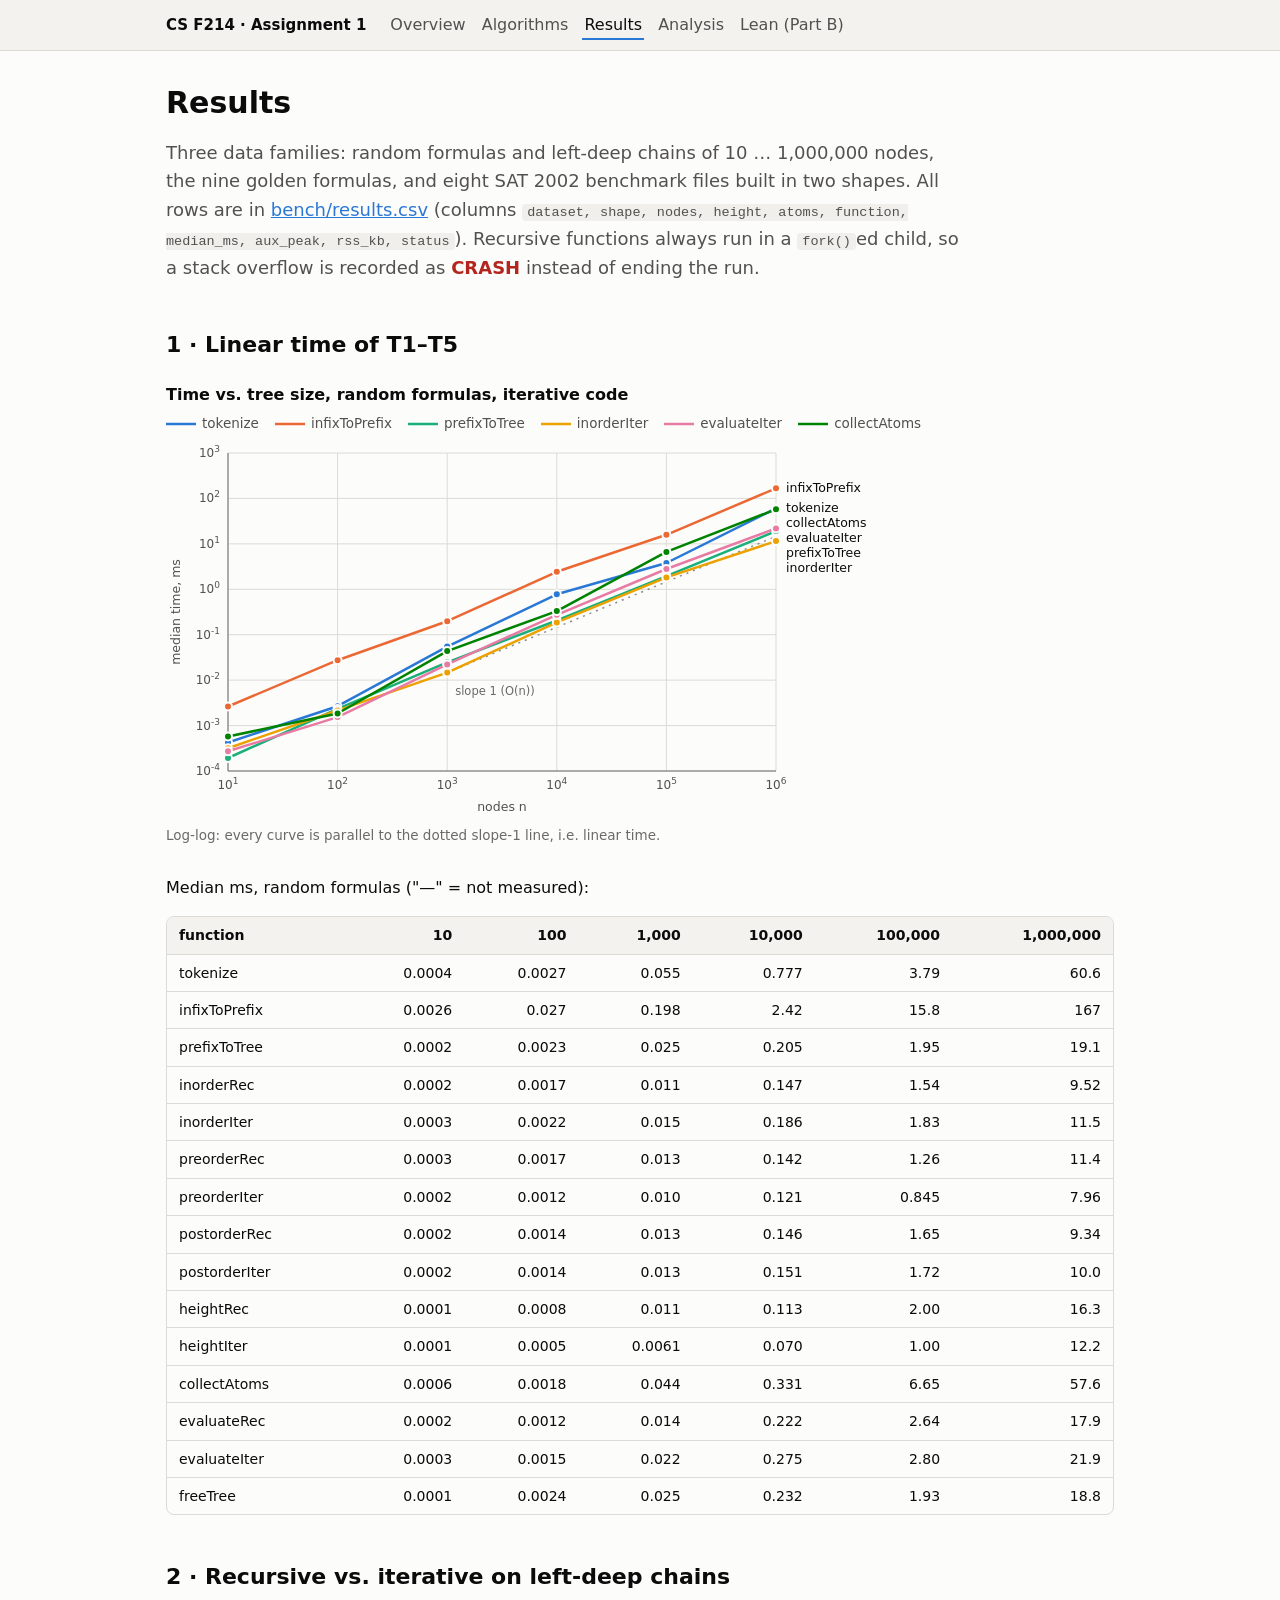
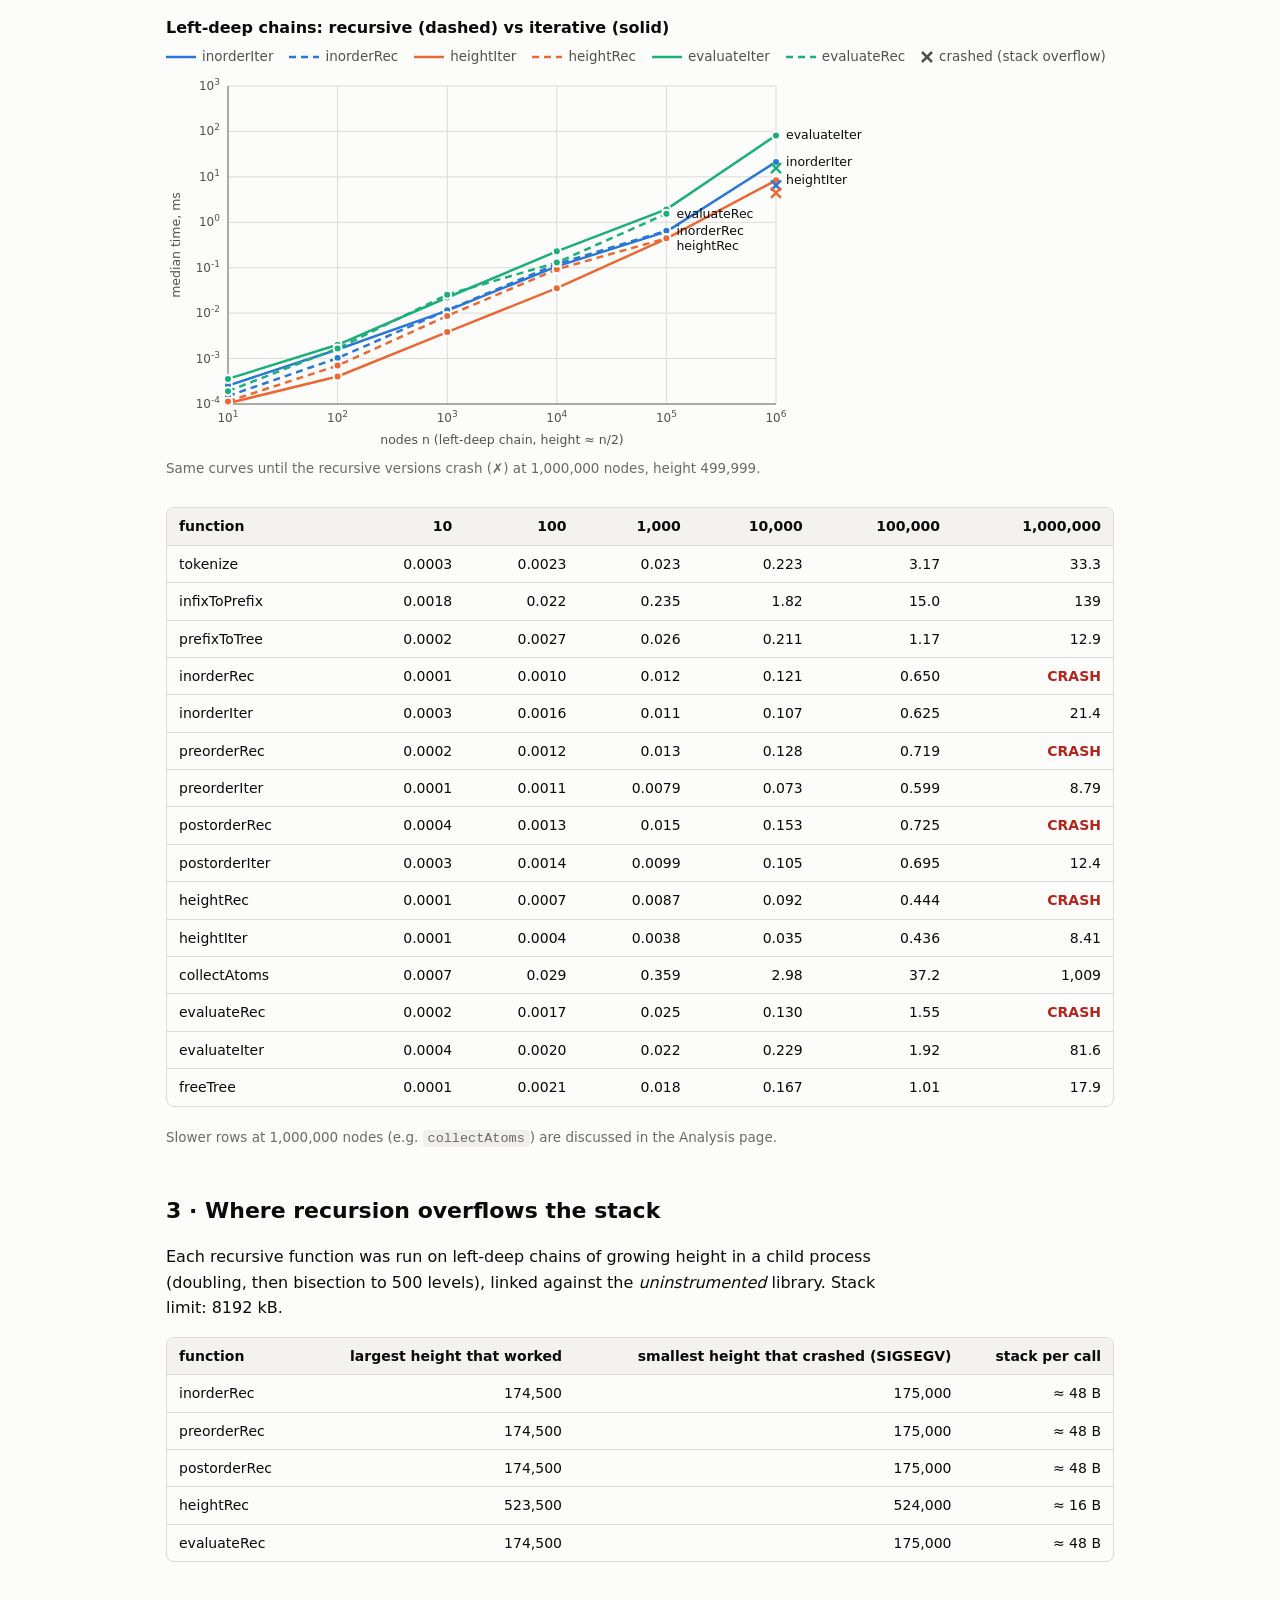
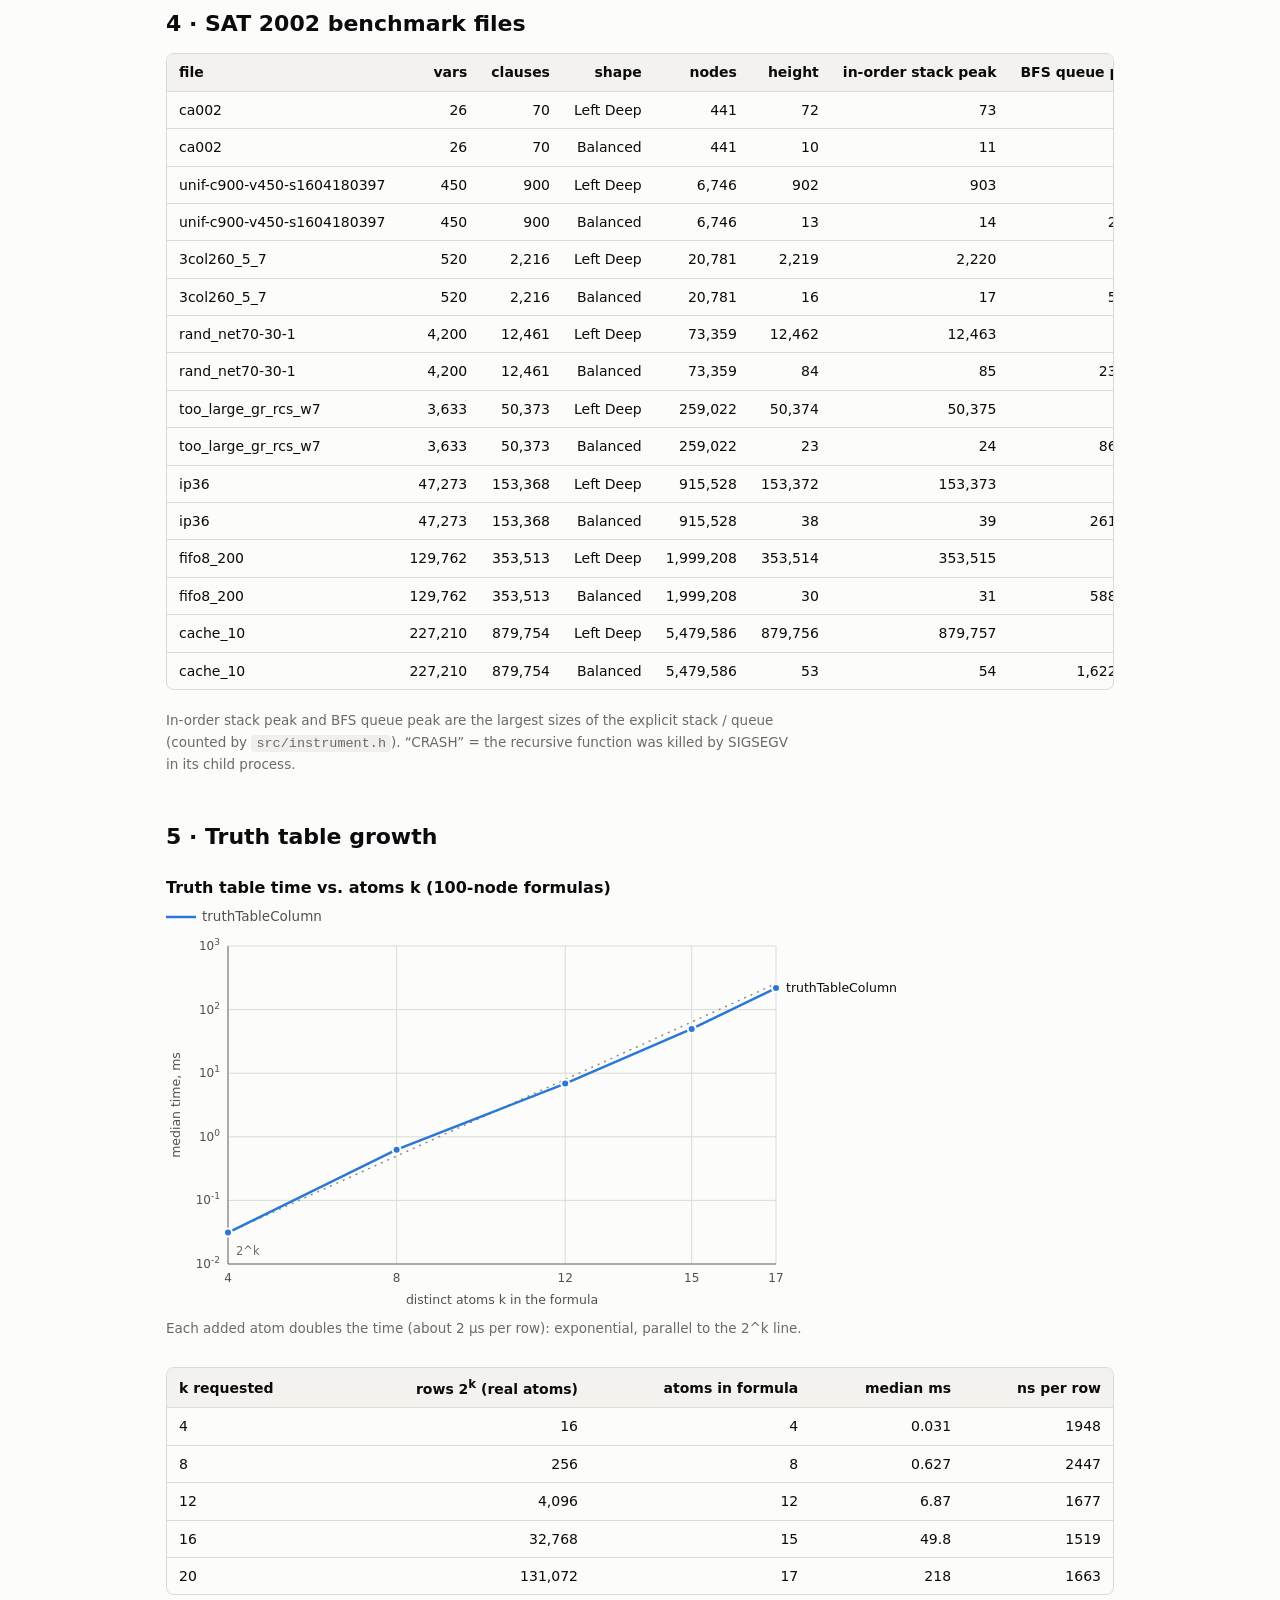
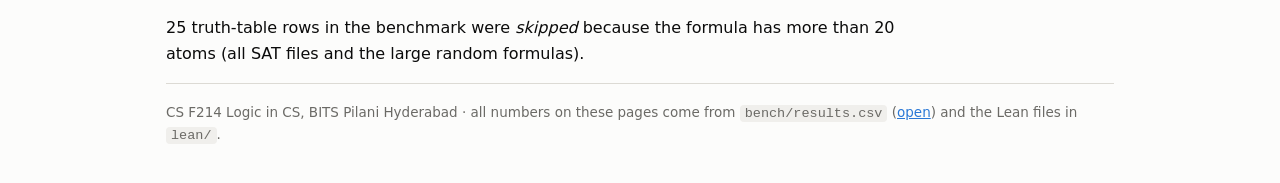
<file: docs/report/results.html>
<!doctype html>
<html lang="en"><head><meta charset="utf-8"><meta name="viewport" content="width=device-width,initial-scale=1">
<title>Results · CS F214 A1</title><link rel="stylesheet" href="style.css"></head>
<body><header class="site"><div class="wrap"><strong>CS F214 · Assignment 1</strong><nav><a href="index.html">Overview</a><a href="algorithms.html">Algorithms</a><a href="results.html" aria-current="page">Results</a><a href="analysis.html">Analysis</a><a href="lean.html">Lean (Part B)</a></nav></div></header>
<main class="wrap">
<h1>Results</h1>
<p class="lead">Three data families: random formulas and left-deep chains of 10 … 1,000,000 nodes, the nine golden formulas, and eight SAT 2002 benchmark files built in two shapes. All rows are in <a href="../../bench/results.csv">bench/results.csv</a> (columns <code>dataset, shape, nodes, height, atoms, function, median_ms, aux_peak, rss_kb, status</code>). Recursive functions always run in a <code>fork()</code>ed child, so a stack overflow is recorded as <span class="bad">CRASH</span> instead of ending the run.</p>

<h2>1 · Linear time of T1–T5</h2>
<figure class="chart"><figcaption>Time vs. tree size, random formulas, iterative code</figcaption><ul class="legend"><li><svg width="30" height="10" aria-hidden="true"><line x1="0" x2="30" y1="5" y2="5" stroke-width="2.5" style="stroke:var(--s1)"/></svg>tokenize</li><li><svg width="30" height="10" aria-hidden="true"><line x1="0" x2="30" y1="5" y2="5" stroke-width="2.5" style="stroke:var(--s2)"/></svg>infixToPrefix</li><li><svg width="30" height="10" aria-hidden="true"><line x1="0" x2="30" y1="5" y2="5" stroke-width="2.5" style="stroke:var(--s3)"/></svg>prefixToTree</li><li><svg width="30" height="10" aria-hidden="true"><line x1="0" x2="30" y1="5" y2="5" stroke-width="2.5" style="stroke:var(--s4)"/></svg>inorderIter</li><li><svg width="30" height="10" aria-hidden="true"><line x1="0" x2="30" y1="5" y2="5" stroke-width="2.5" style="stroke:var(--s5)"/></svg>evaluateIter</li><li><svg width="30" height="10" aria-hidden="true"><line x1="0" x2="30" y1="5" y2="5" stroke-width="2.5" style="stroke:var(--s6)"/></svg>collectAtoms</li></ul><div class="scroll"><svg viewBox="0 0 760 380" width="760" role="img" aria-label="Log-log: every curve is parallel to the dotted slope-1 line, i.e. linear time."><line class="grid" x1="62" x2="610" y1="332.0" y2="332.0"/><text class="tick" x="54" y="336.0" text-anchor="end">10<tspan dy="-5" font-size="9">-4</tspan></text><line class="grid" x1="62" x2="610" y1="286.6" y2="286.6"/><text class="tick" x="54" y="290.6" text-anchor="end">10<tspan dy="-5" font-size="9">-3</tspan></text><line class="grid" x1="62" x2="610" y1="241.1" y2="241.1"/><text class="tick" x="54" y="245.1" text-anchor="end">10<tspan dy="-5" font-size="9">-2</tspan></text><line class="grid" x1="62" x2="610" y1="195.7" y2="195.7"/><text class="tick" x="54" y="199.7" text-anchor="end">10<tspan dy="-5" font-size="9">-1</tspan></text><line class="grid" x1="62" x2="610" y1="150.3" y2="150.3"/><text class="tick" x="54" y="154.3" text-anchor="end">10<tspan dy="-5" font-size="9">0</tspan></text><line class="grid" x1="62" x2="610" y1="104.9" y2="104.9"/><text class="tick" x="54" y="108.9" text-anchor="end">10<tspan dy="-5" font-size="9">1</tspan></text><line class="grid" x1="62" x2="610" y1="59.4" y2="59.4"/><text class="tick" x="54" y="63.4" text-anchor="end">10<tspan dy="-5" font-size="9">2</tspan></text><line class="grid" x1="62" x2="610" y1="14.0" y2="14.0"/><text class="tick" x="54" y="18.0" text-anchor="end">10<tspan dy="-5" font-size="9">3</tspan></text><line class="grid" x1="62.0" x2="62.0" y1="14" y2="332"/><text class="tick" x="62.0" y="350" text-anchor="middle">10<tspan dy="-5" font-size="9">1</tspan></text><line class="grid" x1="171.6" x2="171.6" y1="14" y2="332"/><text class="tick" x="171.6" y="350" text-anchor="middle">10<tspan dy="-5" font-size="9">2</tspan></text><line class="grid" x1="281.2" x2="281.2" y1="14" y2="332"/><text class="tick" x="281.2" y="350" text-anchor="middle">10<tspan dy="-5" font-size="9">3</tspan></text><line class="grid" x1="390.8" x2="390.8" y1="14" y2="332"/><text class="tick" x="390.8" y="350" text-anchor="middle">10<tspan dy="-5" font-size="9">4</tspan></text><line class="grid" x1="500.4" x2="500.4" y1="14" y2="332"/><text class="tick" x="500.4" y="350" text-anchor="middle">10<tspan dy="-5" font-size="9">5</tspan></text><line class="grid" x1="610.0" x2="610.0" y1="14" y2="332"/><text class="tick" x="610.0" y="350" text-anchor="middle">10<tspan dy="-5" font-size="9">6</tspan></text><line class="axis" x1="62" x2="610" y1="332" y2="332"/><line class="axis" x1="62" x2="62" y1="14" y2="332"/><text class="axlabel" x="336.0" y="372" text-anchor="middle">nodes n</text><text class="axlabel" transform="translate(14 173.0) rotate(-90)" text-anchor="middle">median time, ms</text><polyline class="ref" points="281.2,233.6 610.0,97.4"/><text class="refl" x="289.2" y="255.6">slope 1 (O(n))</text><polyline class="line" style="stroke:var(--s1)" points="62.0,303.5 171.6,267.2 281.2,207.6 390.8,155.3 500.4,124.0 610.0,69.3"/><circle class="dot" style="fill:var(--s1)" cx="62.0" cy="303.5" r="4"><title>tokenize: x=10, 0.000425 ms</title></circle><circle class="dot" style="fill:var(--s1)" cx="171.6" cy="267.2" r="4"><title>tokenize: x=100, 0.002668 ms</title></circle><circle class="dot" style="fill:var(--s1)" cx="281.2" cy="207.6" r="4"><title>tokenize: x=1000, 0.0548 ms</title></circle><circle class="dot" style="fill:var(--s1)" cx="390.8" cy="155.3" r="4"><title>tokenize: x=10000, 0.777 ms</title></circle><circle class="dot" style="fill:var(--s1)" cx="500.4" cy="124.0" r="4"><title>tokenize: x=100000, 3.794 ms</title></circle><circle class="dot" style="fill:var(--s1)" cx="610.0" cy="69.3" r="4"><title>tokenize: x=1e+06, 60.64 ms</title></circle><polyline class="line" style="stroke:var(--s2)" points="62.0,267.5 171.6,221.2 281.2,182.2 390.8,132.8 500.4,95.8 610.0,49.3"/><circle class="dot" style="fill:var(--s2)" cx="62.0" cy="267.5" r="4"><title>infixToPrefix: x=10, 0.002632 ms</title></circle><circle class="dot" style="fill:var(--s2)" cx="171.6" cy="221.2" r="4"><title>infixToPrefix: x=100, 0.02747 ms</title></circle><circle class="dot" style="fill:var(--s2)" cx="281.2" cy="182.2" r="4"><title>infixToPrefix: x=1000, 0.1981 ms</title></circle><circle class="dot" style="fill:var(--s2)" cx="390.8" cy="132.8" r="4"><title>infixToPrefix: x=10000, 2.422 ms</title></circle><circle class="dot" style="fill:var(--s2)" cx="500.4" cy="95.8" r="4"><title>infixToPrefix: x=100000, 15.79 ms</title></circle><circle class="dot" style="fill:var(--s2)" cx="610.0" cy="49.3" r="4"><title>infixToPrefix: x=1e+06, 167.1 ms</title></circle><polyline class="line" style="stroke:var(--s3)" points="62.0,319.0 171.6,269.9 281.2,223.3 390.8,181.5 500.4,137.1 610.0,92.1"/><circle class="dot" style="fill:var(--s3)" cx="62.0" cy="319.0" r="4"><title>prefixToTree: x=10, 0.000193 ms</title></circle><circle class="dot" style="fill:var(--s3)" cx="171.6" cy="269.9" r="4"><title>prefixToTree: x=100, 0.002331 ms</title></circle><circle class="dot" style="fill:var(--s3)" cx="281.2" cy="223.3" r="4"><title>prefixToTree: x=1000, 0.02466 ms</title></circle><circle class="dot" style="fill:var(--s3)" cx="390.8" cy="181.5" r="4"><title>prefixToTree: x=10000, 0.2055 ms</title></circle><circle class="dot" style="fill:var(--s3)" cx="500.4" cy="137.1" r="4"><title>prefixToTree: x=100000, 1.953 ms</title></circle><circle class="dot" style="fill:var(--s3)" cx="610.0" cy="92.1" r="4"><title>prefixToTree: x=1e+06, 19.08 ms</title></circle><polyline class="line" style="stroke:var(--s4)" points="62.0,309.2 171.6,271.4 281.2,233.6 390.8,183.4 500.4,138.4 610.0,102.1"/><circle class="dot" style="fill:var(--s4)" cx="62.0" cy="309.2" r="4"><title>inorderIter: x=10, 0.000317 ms</title></circle><circle class="dot" style="fill:var(--s4)" cx="171.6" cy="271.4" r="4"><title>inorderIter: x=100, 0.002154 ms</title></circle><circle class="dot" style="fill:var(--s4)" cx="281.2" cy="233.6" r="4"><title>inorderIter: x=1000, 0.01463 ms</title></circle><circle class="dot" style="fill:var(--s4)" cx="390.8" cy="183.4" r="4"><title>inorderIter: x=10000, 0.1865 ms</title></circle><circle class="dot" style="fill:var(--s4)" cx="500.4" cy="138.4" r="4"><title>inorderIter: x=100000, 1.83 ms</title></circle><circle class="dot" style="fill:var(--s4)" cx="610.0" cy="102.1" r="4"><title>inorderIter: x=1e+06, 11.48 ms</title></circle><polyline class="line" style="stroke:var(--s5)" points="62.0,312.3 171.6,278.1 281.2,225.4 390.8,175.8 500.4,130.0 610.0,89.4"/><circle class="dot" style="fill:var(--s5)" cx="62.0" cy="312.3" r="4"><title>evaluateIter: x=10, 0.000272 ms</title></circle><circle class="dot" style="fill:var(--s5)" cx="171.6" cy="278.1" r="4"><title>evaluateIter: x=100, 0.001536 ms</title></circle><circle class="dot" style="fill:var(--s5)" cx="281.2" cy="225.4" r="4"><title>evaluateIter: x=1000, 0.02221 ms</title></circle><circle class="dot" style="fill:var(--s5)" cx="390.8" cy="175.8" r="4"><title>evaluateIter: x=10000, 0.2746 ms</title></circle><circle class="dot" style="fill:var(--s5)" cx="500.4" cy="130.0" r="4"><title>evaluateIter: x=100000, 2.796 ms</title></circle><circle class="dot" style="fill:var(--s5)" cx="610.0" cy="89.4" r="4"><title>evaluateIter: x=1e+06, 21.89 ms</title></circle><polyline class="line" style="stroke:var(--s6)" points="62.0,297.5 171.6,274.5 281.2,212.1 390.8,172.1 500.4,112.9 610.0,70.3"/><circle class="dot" style="fill:var(--s6)" cx="62.0" cy="297.5" r="4"><title>collectAtoms: x=10, 0.000575 ms</title></circle><circle class="dot" style="fill:var(--s6)" cx="171.6" cy="274.5" r="4"><title>collectAtoms: x=100, 0.001846 ms</title></circle><circle class="dot" style="fill:var(--s6)" cx="281.2" cy="212.1" r="4"><title>collectAtoms: x=1000, 0.04353 ms</title></circle><circle class="dot" style="fill:var(--s6)" cx="390.8" cy="172.1" r="4"><title>collectAtoms: x=10000, 0.3307 ms</title></circle><circle class="dot" style="fill:var(--s6)" cx="500.4" cy="112.9" r="4"><title>collectAtoms: x=100000, 6.654 ms</title></circle><circle class="dot" style="fill:var(--s6)" cx="610.0" cy="70.3" r="4"><title>collectAtoms: x=1e+06, 57.6 ms</title></circle><text class="endlabel" x="620.0" y="53.3">infixToPrefix</text><text class="endlabel" x="620.0" y="73.3">tokenize</text><text class="endlabel" x="620.0" y="88.3">collectAtoms</text><text class="endlabel" x="620.0" y="103.3">evaluateIter</text><text class="endlabel" x="620.0" y="118.3">prefixToTree</text><text class="endlabel" x="620.0" y="133.3">inorderIter</text></svg></div><p class="note">Log-log: every curve is parallel to the dotted slope-1 line, i.e. linear time.</p></figure>
<p>Median ms, random formulas ("—" = not measured):</p>
<div class="tablewrap"><table class=""><thead><tr><th scope="col">function</th><th scope="col">10</th><th scope="col">100</th><th scope="col">1,000</th><th scope="col">10,000</th><th scope="col">100,000</th><th scope="col">1,000,000</th></tr></thead><tbody><tr><td>tokenize</td><td>0.0004</td><td>0.0027</td><td>0.055</td><td>0.777</td><td>3.79</td><td>60.6</td></tr><tr><td>infixToPrefix</td><td>0.0026</td><td>0.027</td><td>0.198</td><td>2.42</td><td>15.8</td><td>167</td></tr><tr><td>prefixToTree</td><td>0.0002</td><td>0.0023</td><td>0.025</td><td>0.205</td><td>1.95</td><td>19.1</td></tr><tr><td>inorderRec</td><td>0.0002</td><td>0.0017</td><td>0.011</td><td>0.147</td><td>1.54</td><td>9.52</td></tr><tr><td>inorderIter</td><td>0.0003</td><td>0.0022</td><td>0.015</td><td>0.186</td><td>1.83</td><td>11.5</td></tr><tr><td>preorderRec</td><td>0.0003</td><td>0.0017</td><td>0.013</td><td>0.142</td><td>1.26</td><td>11.4</td></tr><tr><td>preorderIter</td><td>0.0002</td><td>0.0012</td><td>0.010</td><td>0.121</td><td>0.845</td><td>7.96</td></tr><tr><td>postorderRec</td><td>0.0002</td><td>0.0014</td><td>0.013</td><td>0.146</td><td>1.65</td><td>9.34</td></tr><tr><td>postorderIter</td><td>0.0002</td><td>0.0014</td><td>0.013</td><td>0.151</td><td>1.72</td><td>10.0</td></tr><tr><td>heightRec</td><td>0.0001</td><td>0.0008</td><td>0.011</td><td>0.113</td><td>2.00</td><td>16.3</td></tr><tr><td>heightIter</td><td>0.0001</td><td>0.0005</td><td>0.0061</td><td>0.070</td><td>1.00</td><td>12.2</td></tr><tr><td>collectAtoms</td><td>0.0006</td><td>0.0018</td><td>0.044</td><td>0.331</td><td>6.65</td><td>57.6</td></tr><tr><td>evaluateRec</td><td>0.0002</td><td>0.0012</td><td>0.014</td><td>0.222</td><td>2.64</td><td>17.9</td></tr><tr><td>evaluateIter</td><td>0.0003</td><td>0.0015</td><td>0.022</td><td>0.275</td><td>2.80</td><td>21.9</td></tr><tr><td>freeTree</td><td>0.0001</td><td>0.0024</td><td>0.025</td><td>0.232</td><td>1.93</td><td>18.8</td></tr></tbody></table></div>

<h2>2 · Recursive vs. iterative on left-deep chains</h2>
<figure class="chart"><figcaption>Left-deep chains: recursive (dashed) vs iterative (solid)</figcaption><ul class="legend"><li><svg width="30" height="10" aria-hidden="true"><line x1="0" x2="30" y1="5" y2="5" stroke-width="2.5" style="stroke:var(--s1)"/></svg>inorderIter</li><li><svg width="30" height="10" aria-hidden="true"><line x1="0" x2="30" y1="5" y2="5" stroke-width="2.5" style="stroke:var(--s1)" stroke-dasharray="7 5"/></svg>inorderRec</li><li><svg width="30" height="10" aria-hidden="true"><line x1="0" x2="30" y1="5" y2="5" stroke-width="2.5" style="stroke:var(--s2)"/></svg>heightIter</li><li><svg width="30" height="10" aria-hidden="true"><line x1="0" x2="30" y1="5" y2="5" stroke-width="2.5" style="stroke:var(--s2)" stroke-dasharray="7 5"/></svg>heightRec</li><li><svg width="30" height="10" aria-hidden="true"><line x1="0" x2="30" y1="5" y2="5" stroke-width="2.5" style="stroke:var(--s3)"/></svg>evaluateIter</li><li><svg width="30" height="10" aria-hidden="true"><line x1="0" x2="30" y1="5" y2="5" stroke-width="2.5" style="stroke:var(--s3)" stroke-dasharray="7 5"/></svg>evaluateRec</li><li><svg width="12" height="12" aria-hidden="true"><g stroke="currentColor" stroke-width="2.5"><line x1="1" y1="1" x2="11" y2="11"/><line x1="1" y1="11" x2="11" y2="1"/></g></svg>crashed (stack overflow)</li></ul><div class="scroll"><svg viewBox="0 0 760 380" width="760" role="img" aria-label="Same curves until the recursive versions crash (✗) at 1,000,000 nodes, height 499,999."><line class="grid" x1="62" x2="610" y1="332.0" y2="332.0"/><text class="tick" x="54" y="336.0" text-anchor="end">10<tspan dy="-5" font-size="9">-4</tspan></text><line class="grid" x1="62" x2="610" y1="286.6" y2="286.6"/><text class="tick" x="54" y="290.6" text-anchor="end">10<tspan dy="-5" font-size="9">-3</tspan></text><line class="grid" x1="62" x2="610" y1="241.1" y2="241.1"/><text class="tick" x="54" y="245.1" text-anchor="end">10<tspan dy="-5" font-size="9">-2</tspan></text><line class="grid" x1="62" x2="610" y1="195.7" y2="195.7"/><text class="tick" x="54" y="199.7" text-anchor="end">10<tspan dy="-5" font-size="9">-1</tspan></text><line class="grid" x1="62" x2="610" y1="150.3" y2="150.3"/><text class="tick" x="54" y="154.3" text-anchor="end">10<tspan dy="-5" font-size="9">0</tspan></text><line class="grid" x1="62" x2="610" y1="104.9" y2="104.9"/><text class="tick" x="54" y="108.9" text-anchor="end">10<tspan dy="-5" font-size="9">1</tspan></text><line class="grid" x1="62" x2="610" y1="59.4" y2="59.4"/><text class="tick" x="54" y="63.4" text-anchor="end">10<tspan dy="-5" font-size="9">2</tspan></text><line class="grid" x1="62" x2="610" y1="14.0" y2="14.0"/><text class="tick" x="54" y="18.0" text-anchor="end">10<tspan dy="-5" font-size="9">3</tspan></text><line class="grid" x1="62.0" x2="62.0" y1="14" y2="332"/><text class="tick" x="62.0" y="350" text-anchor="middle">10<tspan dy="-5" font-size="9">1</tspan></text><line class="grid" x1="171.6" x2="171.6" y1="14" y2="332"/><text class="tick" x="171.6" y="350" text-anchor="middle">10<tspan dy="-5" font-size="9">2</tspan></text><line class="grid" x1="281.2" x2="281.2" y1="14" y2="332"/><text class="tick" x="281.2" y="350" text-anchor="middle">10<tspan dy="-5" font-size="9">3</tspan></text><line class="grid" x1="390.8" x2="390.8" y1="14" y2="332"/><text class="tick" x="390.8" y="350" text-anchor="middle">10<tspan dy="-5" font-size="9">4</tspan></text><line class="grid" x1="500.4" x2="500.4" y1="14" y2="332"/><text class="tick" x="500.4" y="350" text-anchor="middle">10<tspan dy="-5" font-size="9">5</tspan></text><line class="grid" x1="610.0" x2="610.0" y1="14" y2="332"/><text class="tick" x="610.0" y="350" text-anchor="middle">10<tspan dy="-5" font-size="9">6</tspan></text><line class="axis" x1="62" x2="610" y1="332" y2="332"/><line class="axis" x1="62" x2="62" y1="14" y2="332"/><text class="axlabel" x="336.0" y="372" text-anchor="middle">nodes n (left-deep chain, height ≈ n/2)</text><text class="axlabel" transform="translate(14 173.0) rotate(-90)" text-anchor="middle">median time, ms</text><polyline class="line" style="stroke:var(--s1)" points="62.0,313.6 171.6,277.5 281.2,238.6 390.8,194.4 500.4,159.6 610.0,89.9"/><circle class="dot" style="fill:var(--s1)" cx="62.0" cy="313.6" r="4"><title>inorderIter: x=10, 0.000254 ms</title></circle><circle class="dot" style="fill:var(--s1)" cx="171.6" cy="277.5" r="4"><title>inorderIter: x=100, 0.001584 ms</title></circle><circle class="dot" style="fill:var(--s1)" cx="281.2" cy="238.6" r="4"><title>inorderIter: x=1000, 0.0114 ms</title></circle><circle class="dot" style="fill:var(--s1)" cx="390.8" cy="194.4" r="4"><title>inorderIter: x=10000, 0.1067 ms</title></circle><circle class="dot" style="fill:var(--s1)" cx="500.4" cy="159.6" r="4"><title>inorderIter: x=100000, 0.625 ms</title></circle><circle class="dot" style="fill:var(--s1)" cx="610.0" cy="89.9" r="4"><title>inorderIter: x=1e+06, 21.38 ms</title></circle><polyline class="line" style="stroke:var(--s1)" stroke-dasharray="7 5" points="62.0,324.0 171.6,286.1 281.2,238.2 390.8,192.0 500.4,158.8"/><circle class="dot" style="fill:var(--s1)" cx="62.0" cy="324.0" r="4"><title>inorderRec: x=10, 0.00015 ms</title></circle><circle class="dot" style="fill:var(--s1)" cx="171.6" cy="286.1" r="4"><title>inorderRec: x=100, 0.001024 ms</title></circle><circle class="dot" style="fill:var(--s1)" cx="281.2" cy="238.2" r="4"><title>inorderRec: x=1000, 0.01163 ms</title></circle><circle class="dot" style="fill:var(--s1)" cx="390.8" cy="192.0" r="4"><title>inorderRec: x=10000, 0.1206 ms</title></circle><circle class="dot" style="fill:var(--s1)" cx="500.4" cy="158.8" r="4"><title>inorderRec: x=100000, 0.6496 ms</title></circle><polyline class="line" style="stroke:var(--s2)" points="62.0,331.2 171.6,304.5 281.2,260.1 390.8,216.2 500.4,166.6 610.0,108.3"/><circle class="dot" style="fill:var(--s2)" cx="62.0" cy="331.2" r="4"><title>heightIter: x=10, 0.000104 ms</title></circle><circle class="dot" style="fill:var(--s2)" cx="171.6" cy="304.5" r="4"><title>heightIter: x=100, 0.000404 ms</title></circle><circle class="dot" style="fill:var(--s2)" cx="281.2" cy="260.1" r="4"><title>heightIter: x=1000, 0.003828 ms</title></circle><circle class="dot" style="fill:var(--s2)" cx="390.8" cy="216.2" r="4"><title>heightIter: x=10000, 0.03542 ms</title></circle><circle class="dot" style="fill:var(--s2)" cx="500.4" cy="166.6" r="4"><title>heightIter: x=100000, 0.4365 ms</title></circle><circle class="dot" style="fill:var(--s2)" cx="610.0" cy="108.3" r="4"><title>heightIter: x=1e+06, 8.409 ms</title></circle><polyline class="line" style="stroke:var(--s2)" stroke-dasharray="7 5" points="62.0,329.4 171.6,293.6 281.2,243.9 390.8,197.3 500.4,166.3"/><circle class="dot" style="fill:var(--s2)" cx="62.0" cy="329.4" r="4"><title>heightRec: x=10, 0.000114 ms</title></circle><circle class="dot" style="fill:var(--s2)" cx="171.6" cy="293.6" r="4"><title>heightRec: x=100, 0.000699 ms</title></circle><circle class="dot" style="fill:var(--s2)" cx="281.2" cy="243.9" r="4"><title>heightRec: x=1000, 0.008678 ms</title></circle><circle class="dot" style="fill:var(--s2)" cx="390.8" cy="197.3" r="4"><title>heightRec: x=10000, 0.09245 ms</title></circle><circle class="dot" style="fill:var(--s2)" cx="500.4" cy="166.3" r="4"><title>heightRec: x=100000, 0.4443 ms</title></circle><polyline class="line" style="stroke:var(--s3)" points="62.0,306.9 171.6,272.8 281.2,225.5 390.8,179.3 500.4,137.4 610.0,63.4"/><circle class="dot" style="fill:var(--s3)" cx="62.0" cy="306.9" r="4"><title>evaluateIter: x=10, 0.000356 ms</title></circle><circle class="dot" style="fill:var(--s3)" cx="171.6" cy="272.8" r="4"><title>evaluateIter: x=100, 0.002009 ms</title></circle><circle class="dot" style="fill:var(--s3)" cx="281.2" cy="225.5" r="4"><title>evaluateIter: x=1000, 0.02212 ms</title></circle><circle class="dot" style="fill:var(--s3)" cx="390.8" cy="179.3" r="4"><title>evaluateIter: x=10000, 0.2293 ms</title></circle><circle class="dot" style="fill:var(--s3)" cx="500.4" cy="137.4" r="4"><title>evaluateIter: x=100000, 1.922 ms</title></circle><circle class="dot" style="fill:var(--s3)" cx="610.0" cy="63.4" r="4"><title>evaluateIter: x=1e+06, 81.64 ms</title></circle><polyline class="line" style="stroke:var(--s3)" stroke-dasharray="7 5" points="62.0,319.2 171.6,276.4 281.2,222.7 390.8,190.6 500.4,141.7"/><circle class="dot" style="fill:var(--s3)" cx="62.0" cy="319.2" r="4"><title>evaluateRec: x=10, 0.000191 ms</title></circle><circle class="dot" style="fill:var(--s3)" cx="171.6" cy="276.4" r="4"><title>evaluateRec: x=100, 0.001672 ms</title></circle><circle class="dot" style="fill:var(--s3)" cx="281.2" cy="222.7" r="4"><title>evaluateRec: x=1000, 0.02546 ms</title></circle><circle class="dot" style="fill:var(--s3)" cx="390.8" cy="190.6" r="4"><title>evaluateRec: x=10000, 0.1298 ms</title></circle><circle class="dot" style="fill:var(--s3)" cx="500.4" cy="141.7" r="4"><title>evaluateRec: x=100000, 1.549 ms</title></circle><g style="stroke:var(--s1)" stroke-width="2.5"><line x1="605.0" y1="108.4" x2="615.0" y2="118.4"/><line x1="605.0" y1="118.4" x2="615.0" y2="108.4"/></g><g style="stroke:var(--s2)" stroke-width="2.5"><line x1="605.0" y1="115.9" x2="615.0" y2="125.9"/><line x1="605.0" y1="125.9" x2="615.0" y2="115.9"/></g><g style="stroke:var(--s3)" stroke-width="2.5"><line x1="605.0" y1="91.2" x2="615.0" y2="101.2"/><line x1="605.0" y1="101.2" x2="615.0" y2="91.2"/></g><text class="endlabel" x="620.0" y="67.4">evaluateIter</text><text class="endlabel" x="620.0" y="93.9">inorderIter</text><text class="endlabel" x="620.0" y="112.3">heightIter</text><text class="endlabel" x="510.4" y="145.7">evaluateRec</text><text class="endlabel" x="510.4" y="162.8">inorderRec</text><text class="endlabel" x="510.4" y="177.8">heightRec</text></svg></div><p class="note">Same curves until the recursive versions crash (✗) at 1,000,000 nodes, height 499,999.</p></figure>
<div class="tablewrap"><table class=""><thead><tr><th scope="col">function</th><th scope="col">10</th><th scope="col">100</th><th scope="col">1,000</th><th scope="col">10,000</th><th scope="col">100,000</th><th scope="col">1,000,000</th></tr></thead><tbody><tr><td>tokenize</td><td>0.0003</td><td>0.0023</td><td>0.023</td><td>0.223</td><td>3.17</td><td>33.3</td></tr><tr><td>infixToPrefix</td><td>0.0018</td><td>0.022</td><td>0.235</td><td>1.82</td><td>15.0</td><td>139</td></tr><tr><td>prefixToTree</td><td>0.0002</td><td>0.0027</td><td>0.026</td><td>0.211</td><td>1.17</td><td>12.9</td></tr><tr><td>inorderRec</td><td>0.0001</td><td>0.0010</td><td>0.012</td><td>0.121</td><td>0.650</td><td><span class="bad">CRASH</span></td></tr><tr><td>inorderIter</td><td>0.0003</td><td>0.0016</td><td>0.011</td><td>0.107</td><td>0.625</td><td>21.4</td></tr><tr><td>preorderRec</td><td>0.0002</td><td>0.0012</td><td>0.013</td><td>0.128</td><td>0.719</td><td><span class="bad">CRASH</span></td></tr><tr><td>preorderIter</td><td>0.0001</td><td>0.0011</td><td>0.0079</td><td>0.073</td><td>0.599</td><td>8.79</td></tr><tr><td>postorderRec</td><td>0.0004</td><td>0.0013</td><td>0.015</td><td>0.153</td><td>0.725</td><td><span class="bad">CRASH</span></td></tr><tr><td>postorderIter</td><td>0.0003</td><td>0.0014</td><td>0.0099</td><td>0.105</td><td>0.695</td><td>12.4</td></tr><tr><td>heightRec</td><td>0.0001</td><td>0.0007</td><td>0.0087</td><td>0.092</td><td>0.444</td><td><span class="bad">CRASH</span></td></tr><tr><td>heightIter</td><td>0.0001</td><td>0.0004</td><td>0.0038</td><td>0.035</td><td>0.436</td><td>8.41</td></tr><tr><td>collectAtoms</td><td>0.0007</td><td>0.029</td><td>0.359</td><td>2.98</td><td>37.2</td><td>1,009</td></tr><tr><td>evaluateRec</td><td>0.0002</td><td>0.0017</td><td>0.025</td><td>0.130</td><td>1.55</td><td><span class="bad">CRASH</span></td></tr><tr><td>evaluateIter</td><td>0.0004</td><td>0.0020</td><td>0.022</td><td>0.229</td><td>1.92</td><td>81.6</td></tr><tr><td>freeTree</td><td>0.0001</td><td>0.0021</td><td>0.018</td><td>0.167</td><td>1.01</td><td>17.9</td></tr></tbody></table></div>
<p class="note">Slower rows at 1,000,000 nodes (e.g. <code>collectAtoms</code>) are discussed in the Analysis page.</p>

<h2>3 · Where recursion overflows the stack</h2>
<p>Each recursive function was run on left-deep chains of growing height in a child process (doubling, then bisection to 500 levels), linked against the <em>uninstrumented</em> library. Stack limit: 8192 kB.</p>
<div class="tablewrap"><table class=""><thead><tr><th scope="col">function</th><th scope="col">largest height that worked</th><th scope="col">smallest height that crashed (SIGSEGV)</th><th scope="col">stack per call</th></tr></thead><tbody><tr><td>inorderRec</td><td>174,500</td><td>175,000</td><td>≈ 48 B</td></tr><tr><td>preorderRec</td><td>174,500</td><td>175,000</td><td>≈ 48 B</td></tr><tr><td>postorderRec</td><td>174,500</td><td>175,000</td><td>≈ 48 B</td></tr><tr><td>heightRec</td><td>523,500</td><td>524,000</td><td>≈ 16 B</td></tr><tr><td>evaluateRec</td><td>174,500</td><td>175,000</td><td>≈ 48 B</td></tr></tbody></table></div>

<h2>4 · SAT 2002 benchmark files</h2>
<div class="tablewrap"><table class=""><thead><tr><th scope="col">file</th><th scope="col">vars</th><th scope="col">clauses</th><th scope="col">shape</th><th scope="col">nodes</th><th scope="col">height</th><th scope="col">in-order stack peak</th><th scope="col">BFS queue peak</th><th scope="col">infixToPrefix ms</th><th scope="col">inorderIter ms</th><th scope="col">inorderRec ms</th></tr></thead><tbody><tr><td>ca002</td><td>26</td><td>70</td><td>Left Deep</td><td>441</td><td>72</td><td>73</td><td>9</td><td>0.065</td><td>0.0059</td><td>0.0046</td></tr><tr><td>ca002</td><td>26</td><td>70</td><td>Balanced</td><td>441</td><td>10</td><td>11</td><td>134</td><td>0.102</td><td>0.0059</td><td>0.0045</td></tr><tr><td>unif-c900-v450-s1604180397</td><td>450</td><td>900</td><td>Left Deep</td><td>6,746</td><td>902</td><td>903</td><td>9</td><td>1.43</td><td>0.087</td><td>0.074</td></tr><tr><td>unif-c900-v450-s1604180397</td><td>450</td><td>900</td><td>Balanced</td><td>6,746</td><td>13</td><td>14</td><td>2,060</td><td>1.46</td><td>0.090</td><td>0.067</td></tr><tr><td>3col260_5_7</td><td>520</td><td>2,216</td><td>Left Deep</td><td>20,781</td><td>2,219</td><td>2,220</td><td>12</td><td>4.23</td><td>0.270</td><td>0.221</td></tr><tr><td>3col260_5_7</td><td>520</td><td>2,216</td><td>Balanced</td><td>20,781</td><td>16</td><td>17</td><td>5,046</td><td>2.75</td><td>0.283</td><td>0.230</td></tr><tr><td>rand_net70-30-1</td><td>4,200</td><td>12,461</td><td>Left Deep</td><td>73,359</td><td>12,462</td><td>12,463</td><td>11</td><td>15.3</td><td>1.11</td><td>0.698</td></tr><tr><td>rand_net70-30-1</td><td>4,200</td><td>12,461</td><td>Balanced</td><td>73,359</td><td>84</td><td>85</td><td>23,095</td><td>10.3</td><td>0.647</td><td>0.641</td></tr><tr><td>too_large_gr_rcs_w7</td><td>3,633</td><td>50,373</td><td>Left Deep</td><td>259,022</td><td>50,374</td><td>50,375</td><td>12</td><td>41.3</td><td>2.36</td><td>2.04</td></tr><tr><td>too_large_gr_rcs_w7</td><td>3,633</td><td>50,373</td><td>Balanced</td><td>259,022</td><td>23</td><td>24</td><td>86,042</td><td>42.6</td><td>2.31</td><td>2.60</td></tr><tr><td>ip36</td><td>47,273</td><td>153,368</td><td>Left Deep</td><td>915,528</td><td>153,372</td><td>153,373</td><td>15</td><td>146</td><td>8.75</td><td>7.93</td></tr><tr><td>ip36</td><td>47,273</td><td>153,368</td><td>Balanced</td><td>915,528</td><td>38</td><td>39</td><td>261,126</td><td>148</td><td>8.54</td><td>9.65</td></tr><tr><td>fifo8_200</td><td>129,762</td><td>353,513</td><td>Left Deep</td><td>1,999,208</td><td>353,514</td><td>353,515</td><td>14</td><td>318</td><td>22.1</td><td><span class="bad">CRASH</span></td></tr><tr><td>fifo8_200</td><td>129,762</td><td>353,513</td><td>Balanced</td><td>1,999,208</td><td>30</td><td>31</td><td>588,881</td><td>317</td><td>19.6</td><td>15.4</td></tr><tr><td>cache_10</td><td>227,210</td><td>879,754</td><td>Left Deep</td><td>5,479,586</td><td>879,756</td><td>879,757</td><td>20</td><td>861</td><td>60.9</td><td><span class="bad">CRASH</span></td></tr><tr><td>cache_10</td><td>227,210</td><td>879,754</td><td>Balanced</td><td>5,479,586</td><td>53</td><td>54</td><td>1,622,213</td><td>889</td><td>54.8</td><td>48.5</td></tr></tbody></table></div>
<p class="note">In-order stack peak and BFS queue peak are the largest sizes of the explicit stack / queue (counted by <code>src/instrument.h</code>). “CRASH” = the recursive function was killed by SIGSEGV in its child process.</p>

<h2>5 · Truth table growth</h2>
<figure class="chart"><figcaption>Truth table time vs. atoms k (100-node formulas)</figcaption><ul class="legend"><li><svg width="30" height="10" aria-hidden="true"><line x1="0" x2="30" y1="5" y2="5" stroke-width="2.5" style="stroke:var(--s1)"/></svg>truthTableColumn</li></ul><div class="scroll"><svg viewBox="0 0 760 380" width="760" role="img" aria-label="Each added atom doubles the time (about 2 µs per row): exponential, parallel to the 2^k line."><line class="grid" x1="62" x2="610" y1="332.0" y2="332.0"/><text class="tick" x="54" y="336.0" text-anchor="end">10<tspan dy="-5" font-size="9">-2</tspan></text><line class="grid" x1="62" x2="610" y1="268.4" y2="268.4"/><text class="tick" x="54" y="272.4" text-anchor="end">10<tspan dy="-5" font-size="9">-1</tspan></text><line class="grid" x1="62" x2="610" y1="204.8" y2="204.8"/><text class="tick" x="54" y="208.8" text-anchor="end">10<tspan dy="-5" font-size="9">0</tspan></text><line class="grid" x1="62" x2="610" y1="141.2" y2="141.2"/><text class="tick" x="54" y="145.2" text-anchor="end">10<tspan dy="-5" font-size="9">1</tspan></text><line class="grid" x1="62" x2="610" y1="77.6" y2="77.6"/><text class="tick" x="54" y="81.6" text-anchor="end">10<tspan dy="-5" font-size="9">2</tspan></text><line class="grid" x1="62" x2="610" y1="14.0" y2="14.0"/><text class="tick" x="54" y="18.0" text-anchor="end">10<tspan dy="-5" font-size="9">3</tspan></text><line class="grid" x1="62.0" x2="62.0" y1="14" y2="332"/><text class="tick" x="62.0" y="350" text-anchor="middle">4</text><line class="grid" x1="230.6" x2="230.6" y1="14" y2="332"/><text class="tick" x="230.6" y="350" text-anchor="middle">8</text><line class="grid" x1="399.2" x2="399.2" y1="14" y2="332"/><text class="tick" x="399.2" y="350" text-anchor="middle">12</text><line class="grid" x1="525.7" x2="525.7" y1="14" y2="332"/><text class="tick" x="525.7" y="350" text-anchor="middle">15</text><line class="grid" x1="610.0" x2="610.0" y1="14" y2="332"/><text class="tick" x="610.0" y="350" text-anchor="middle">17</text><line class="axis" x1="62" x2="610" y1="332" y2="332"/><line class="axis" x1="62" x2="62" y1="14" y2="332"/><text class="axlabel" x="336.0" y="372" text-anchor="middle">distinct atoms k in the formula</text><text class="axlabel" transform="translate(14 173.0) rotate(-90)" text-anchor="middle">median time, ms</text><polyline class="ref" points="62.0,300.6 610.0,51.7"/><text class="refl" x="70.0" y="322.6">2^k</text><polyline class="line" style="stroke:var(--s1)" points="62.0,300.6 230.6,217.7 399.2,151.6 525.7,96.9 610.0,56.1"/><circle class="dot" style="fill:var(--s1)" cx="62.0" cy="300.6" r="4"><title>truthTableColumn: x=4, 0.03116 ms</title></circle><circle class="dot" style="fill:var(--s1)" cx="230.6" cy="217.7" r="4"><title>truthTableColumn: x=8, 0.6265 ms</title></circle><circle class="dot" style="fill:var(--s1)" cx="399.2" cy="151.6" r="4"><title>truthTableColumn: x=12, 6.871 ms</title></circle><circle class="dot" style="fill:var(--s1)" cx="525.7" cy="96.9" r="4"><title>truthTableColumn: x=15, 49.77 ms</title></circle><circle class="dot" style="fill:var(--s1)" cx="610.0" cy="56.1" r="4"><title>truthTableColumn: x=17, 218 ms</title></circle><text class="endlabel" x="620.0" y="60.1">truthTableColumn</text></svg></div><p class="note">Each added atom doubles the time (about 2 µs per row): exponential, parallel to the 2^k line.</p></figure>
<div class="tablewrap"><table class=""><thead><tr><th scope="col">k requested</th><th scope="col">rows 2<sup>k</sup> (real atoms)</th><th scope="col">atoms in formula</th><th scope="col">median ms</th><th scope="col">ns per row</th></tr></thead><tbody><tr><td>4</td><td>16</td><td>4</td><td>0.031</td><td>1948</td></tr><tr><td>8</td><td>256</td><td>8</td><td>0.627</td><td>2447</td></tr><tr><td>12</td><td>4,096</td><td>12</td><td>6.87</td><td>1677</td></tr><tr><td>16</td><td>32,768</td><td>15</td><td>49.8</td><td>1519</td></tr><tr><td>20</td><td>131,072</td><td>17</td><td>218</td><td>1663</td></tr></tbody></table></div>
<p>25 truth-table rows in the benchmark were <em>skipped</em> because the formula has more than 20 atoms (all SAT files and the large random formulas).</p>
</main>
<div class="wrap"><footer>CS F214 Logic in CS, BITS Pilani Hyderabad · all numbers on these pages come from <code>bench/results.csv</code> (<a href="../../bench/results.csv">open</a>) and the Lean files in <code>lean/</code>.</footer></div>
</body></html>
</file>
<file: docs/report/style.css>
:root{color-scheme:light;--bg:#fcfcfb;--panel:#f3f2ef;--text:#0b0b0b;--text2:#52514e;--muted:#6b6a66;--line:#dcdad4;--accent:#2a78d6;--bad:#b3261e;--ok:#1e6b3a;
--s1:#2a78d6;--s2:#eb6834;--s3:#1baf7a;--s4:#eda100;--s5:#e87ba4;--s6:#008300;--ref:#8b8a85;--code:#f0efec}
@media (prefers-color-scheme:dark){:root:where(:not([data-theme="light"])){color-scheme:dark;--bg:#1a1a19;--panel:#242422;--text:#f0efec;--text2:#c3c2b7;--muted:#a09f98;--line:#3a3a37;--accent:#3987e5;--bad:#f2867e;--ok:#6fcf97;
--s1:#3987e5;--s2:#d95926;--s3:#199e70;--s4:#c98500;--s5:#d55181;--s6:#008300;--ref:#8b8a85;--code:#2c2c29}}
:root[data-theme="dark"]{color-scheme:dark;--bg:#1a1a19;--panel:#242422;--text:#f0efec;--text2:#c3c2b7;--muted:#a09f98;--line:#3a3a37;--accent:#3987e5;--bad:#f2867e;--ok:#6fcf97;
--s1:#3987e5;--s2:#d95926;--s3:#199e70;--s4:#c98500;--s5:#d55181;--s6:#008300;--ref:#8b8a85;--code:#2c2c29}
*{box-sizing:border-box}
body{margin:0;background:var(--bg);color:var(--text);font:16px/1.6 system-ui,-apple-system,"Segoe UI",Roboto,sans-serif}
header.site{border-bottom:1px solid var(--line);background:var(--panel)}
.wrap{max-width:980px;margin:0 auto;padding:0 16px}
header.site .wrap{display:flex;flex-wrap:wrap;align-items:center;gap:6px 22px;padding-top:12px;padding-bottom:12px}
header.site strong{font-size:15px}
nav a{color:var(--text2);text-decoration:none;padding:4px 2px;margin-right:12px;border-bottom:2px solid transparent;white-space:nowrap}
nav a:hover,nav a[aria-current]{color:var(--text);border-bottom-color:var(--accent)}
main{padding-bottom:56px}
h1{font-size:30px;line-height:1.2;margin:34px 0 8px}h2{font-size:22px;margin:38px 0 8px;padding-top:6px}h3{font-size:17px;margin:24px 0 6px}
p,li{max-width:74ch}.lead{color:var(--text2);font-size:18px;max-width:70ch}
a{color:var(--accent)}code,pre{font:13.5px/1.5 ui-monospace,SFMono-Regular,Menlo,Consolas,monospace}
code{background:var(--code);padding:1px 5px;border-radius:4px}
pre{background:var(--code);padding:14px 16px;border-radius:8px;overflow:auto;border:1px solid var(--line)}pre code{background:none;padding:0}
.tablewrap{overflow-x:auto;margin:12px 0 20px;border:1px solid var(--line);border-radius:8px}
table{border-collapse:collapse;width:100%;font-size:14px}
th,td{padding:7px 12px;text-align:right;white-space:nowrap}th:first-child,td:first-child{text-align:left}
thead th{background:var(--panel);font-weight:600;border-bottom:1px solid var(--line)}
tbody tr+tr td{border-top:1px solid var(--line)}tbody td:first-child{font-weight:500}
table.left td,table.left th{text-align:left;white-space:normal}
.bad{color:var(--bad);font-weight:600}.muted{color:var(--muted)}.ok{color:var(--ok);font-weight:600}
.cards{display:grid;grid-template-columns:repeat(auto-fit,minmax(210px,1fr));gap:12px;margin:18px 0}
.card{background:var(--panel);border:1px solid var(--line);border-radius:10px;padding:14px 16px;text-decoration:none;color:var(--text)}
.card:hover{border-color:var(--accent)}.card b{display:block;margin-bottom:2px}.card span{color:var(--text2);font-size:14px}
.stats{display:grid;grid-template-columns:repeat(auto-fit,minmax(170px,1fr));gap:12px;margin:18px 0}
.stat{background:var(--panel);border:1px solid var(--line);border-radius:10px;padding:12px 14px}
.stat b{display:block;font-size:26px;line-height:1.15}.stat span{color:var(--text2);font-size:13.5px}
figure.chart{margin:20px 0 28px}figure.chart figcaption{font-weight:600;margin-bottom:6px}
svg{height:auto;display:block}.scroll{overflow-x:auto}.scroll svg{width:100%;min-width:640px;max-width:760px}
.legend{list-style:none;display:flex;flex-wrap:wrap;gap:4px 16px;margin:0 0 4px;padding:0;font-size:13.5px;color:var(--text2)}
.legend li{display:flex;align-items:center;gap:6px}
.grid{stroke:var(--line);stroke-width:1}.axis{stroke:var(--muted);stroke-width:1}
.tick{fill:var(--text2);font-size:12px}.axlabel{fill:var(--text2);font-size:12.5px}.endlabel{fill:var(--text);font-size:12.5px}
.line{fill:none;stroke-width:2.5;stroke-linejoin:round}.dot{stroke:var(--bg);stroke-width:2}
.ref{fill:none;stroke:var(--ref);stroke-width:1.5;stroke-dasharray:2 5}.refl{fill:var(--muted);font-size:11.5px}
.note{color:var(--muted);font-size:13.5px;margin:6px 0 0}
.callout{border-left:4px solid var(--accent);background:var(--panel);padding:10px 16px;border-radius:0 8px 8px 0;margin:16px 0}
.warn{border-left-color:var(--bad)}
ol.trace li{margin:4px 0}
footer{border-top:1px solid var(--line);color:var(--muted);font-size:13.5px;padding:18px 0 40px}
@media (max-width:560px){h1{font-size:25px}.lead{font-size:16.5px}}
</file>
